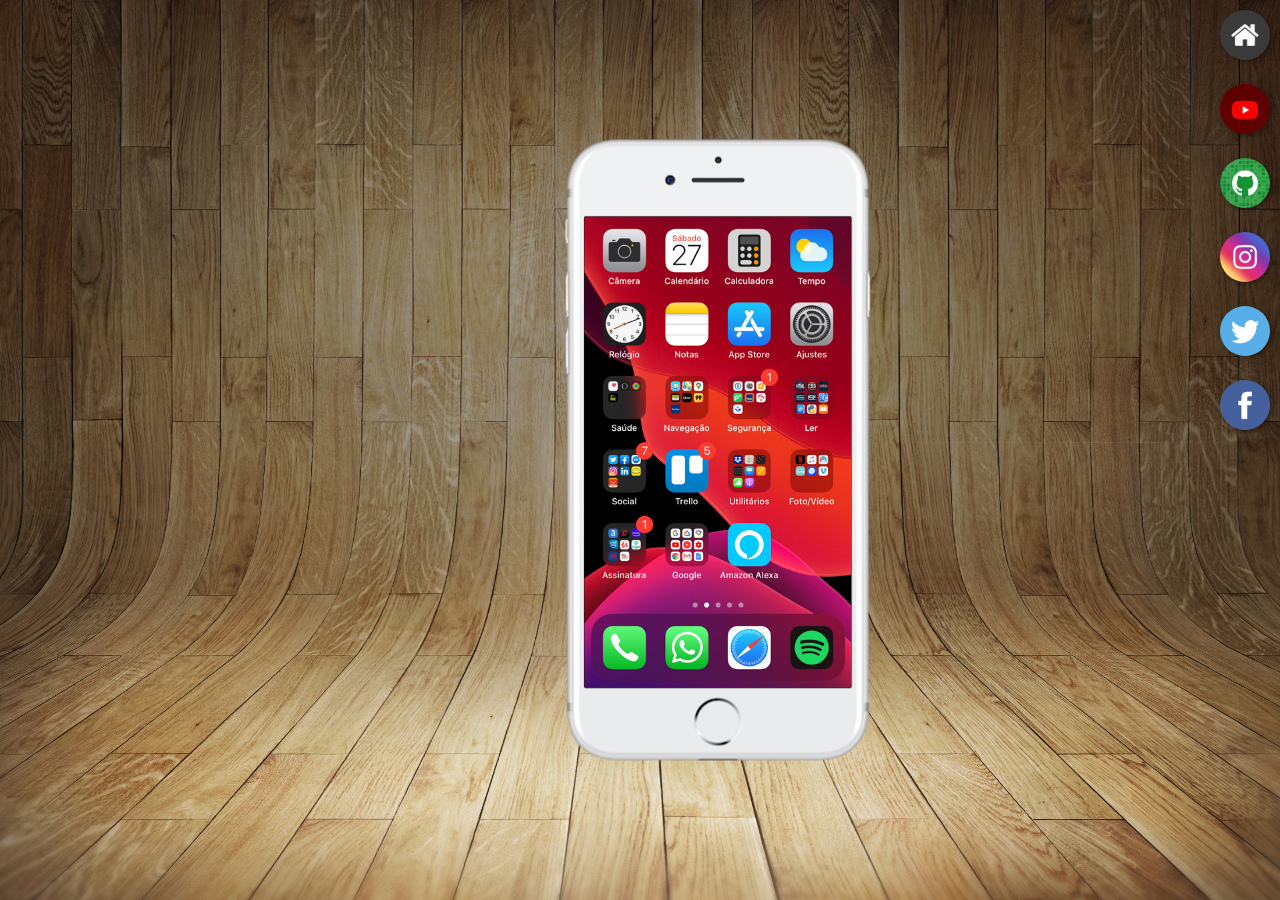
<file: index.html>
<!DOCTYPE html>
<html lang="pt-br">
<head>
    <meta charset="UTF-8">
    <meta name="viewport" content="width=device-width, initial-scale=1.0">
    
    <title>Projeto Redes Sociais</title>
    <link rel="shortcut icon" href="icone.ico" type="image/x-icon">
    <link rel="stylesheet" href="estilos/style.css">
</head>
<body>
    <main>
        <section id="telefone">
            <iframe src="home.html" name="tela" id="tela" frameborder="0">
                Seu navegador não é compatível com isso
            </iframe>
        </section>
        <section id="redes-sociais">
            <a href="home.html" target="tela">
                <img src="imagens/logo-home.jpg" alt="Home">
            </a><br>
            <a href="youtube.html" target="tela">
                <img src="imagens/logo-youtube.jpg" alt="Youtube">
            </a><br>
            <a href="github.html" target="tela">
                <img src="imagens/logo-github.jpg" alt="GitHub">
            </a><br>
            <a href="instagram.html" target="tela">
                <img src="imagens/logo-instagram.jpg" alt="Instagram">
            </a><br>
            <a href="twitter.html" target="tela">
                <img src="imagens/logo-twitter.jpg" alt="Twitter">
            </a><br>
            <a href="facebook.html" target="tela">
                <img src="imagens/logo-facebook.jpg" alt="Facebook">
            </a><br>
        </section>
    </main>
</body>
</html>
</file>
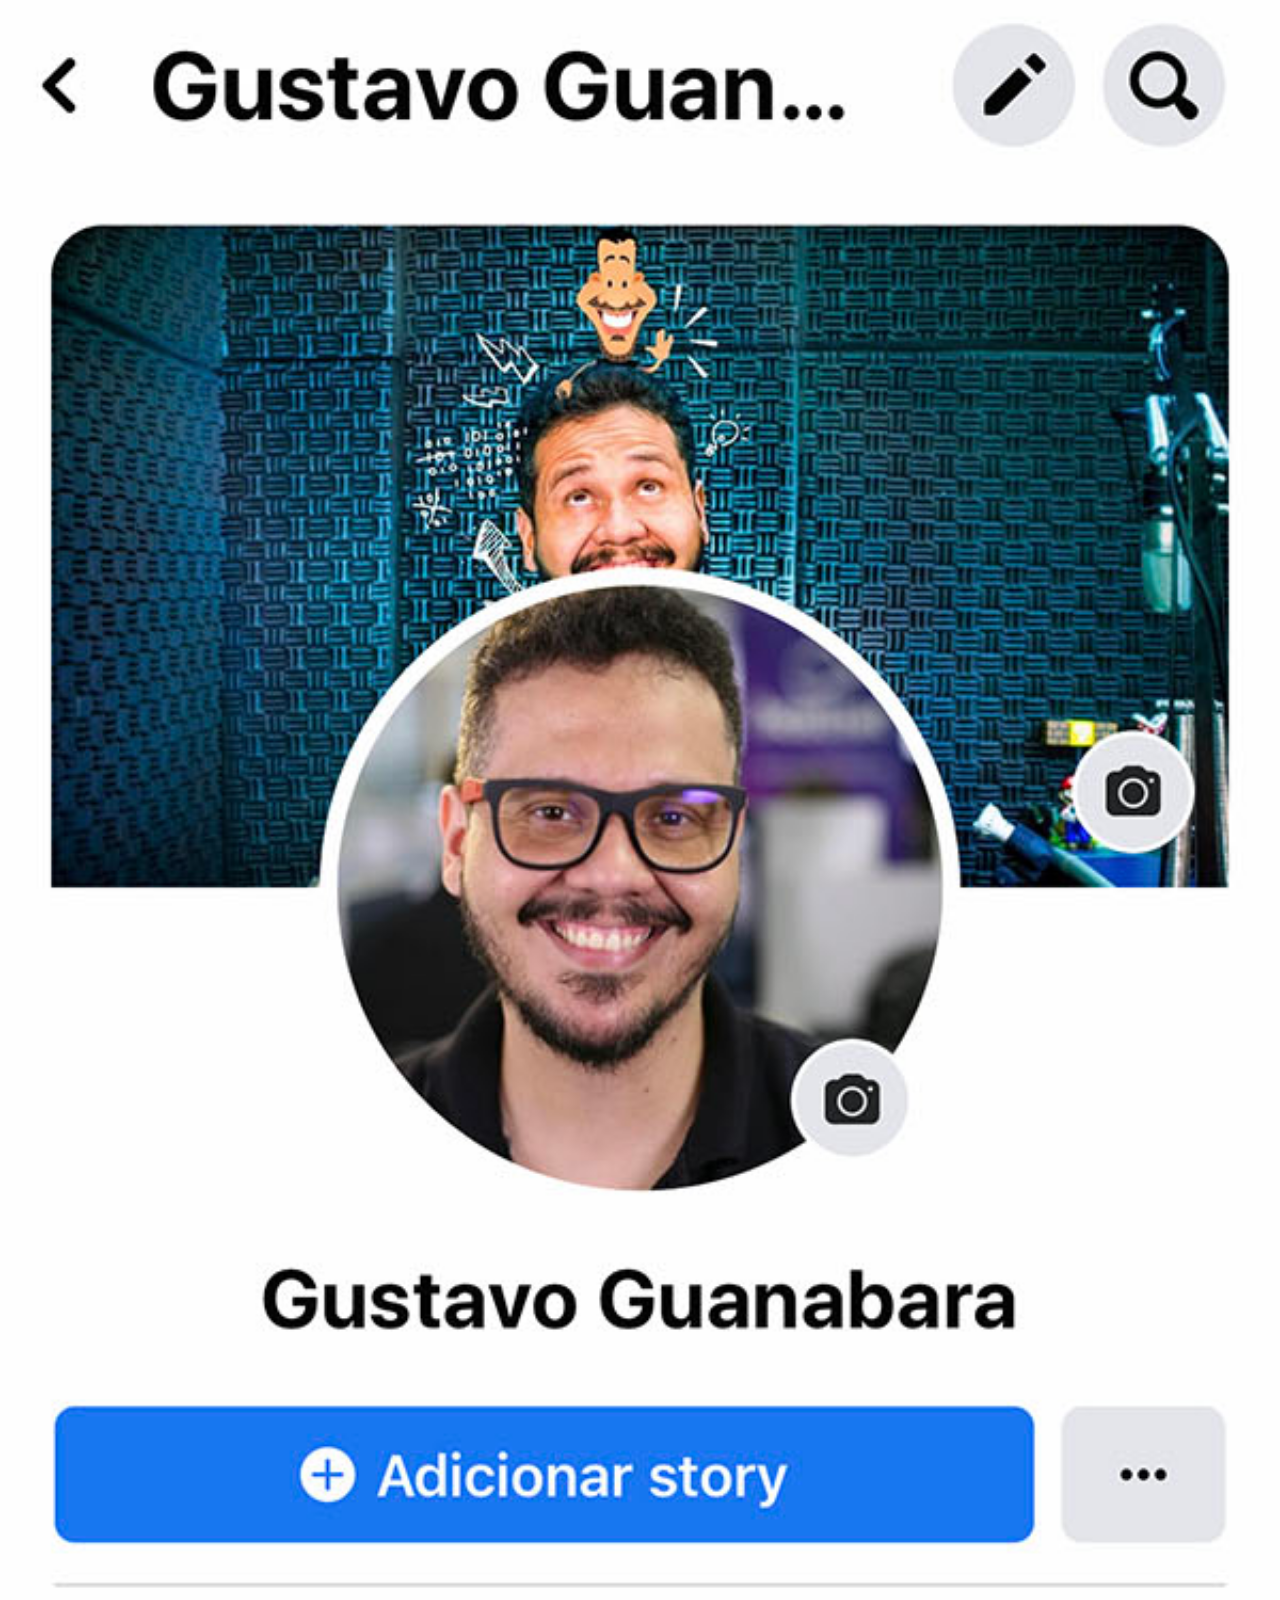
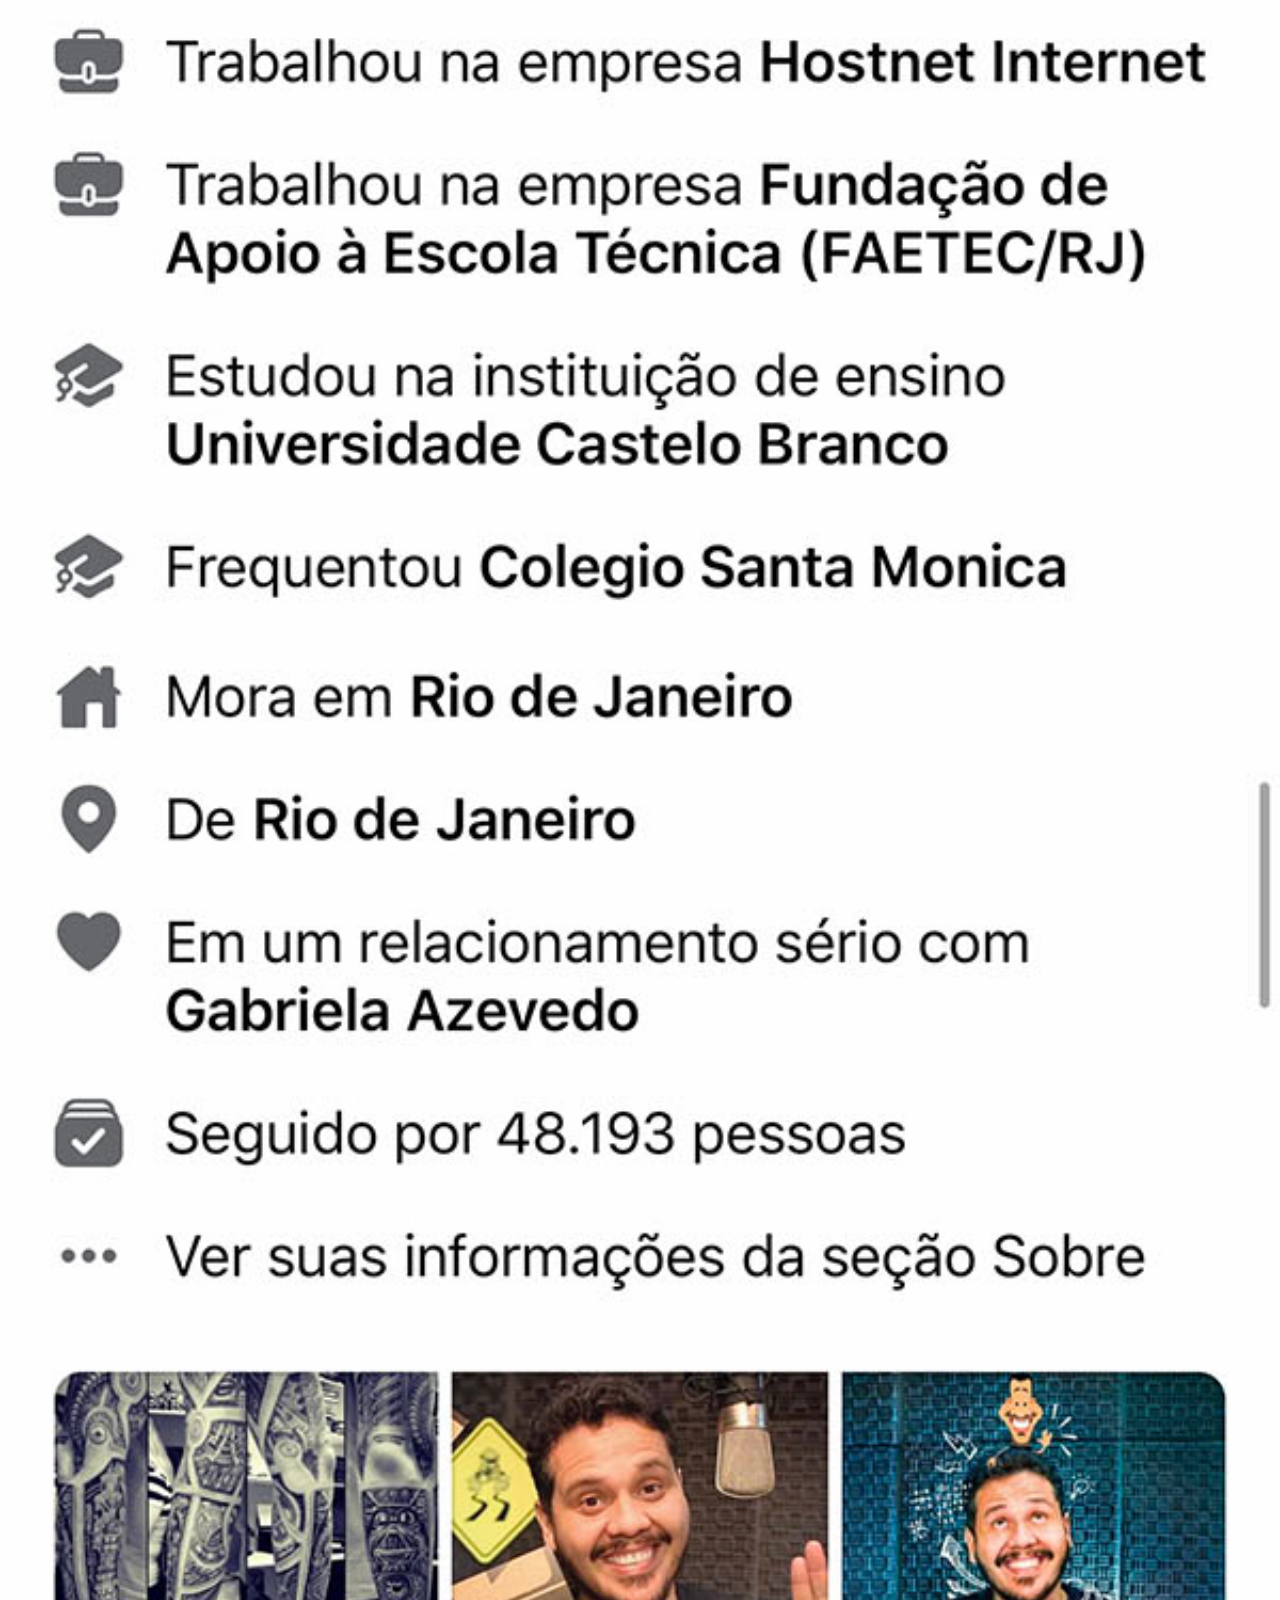
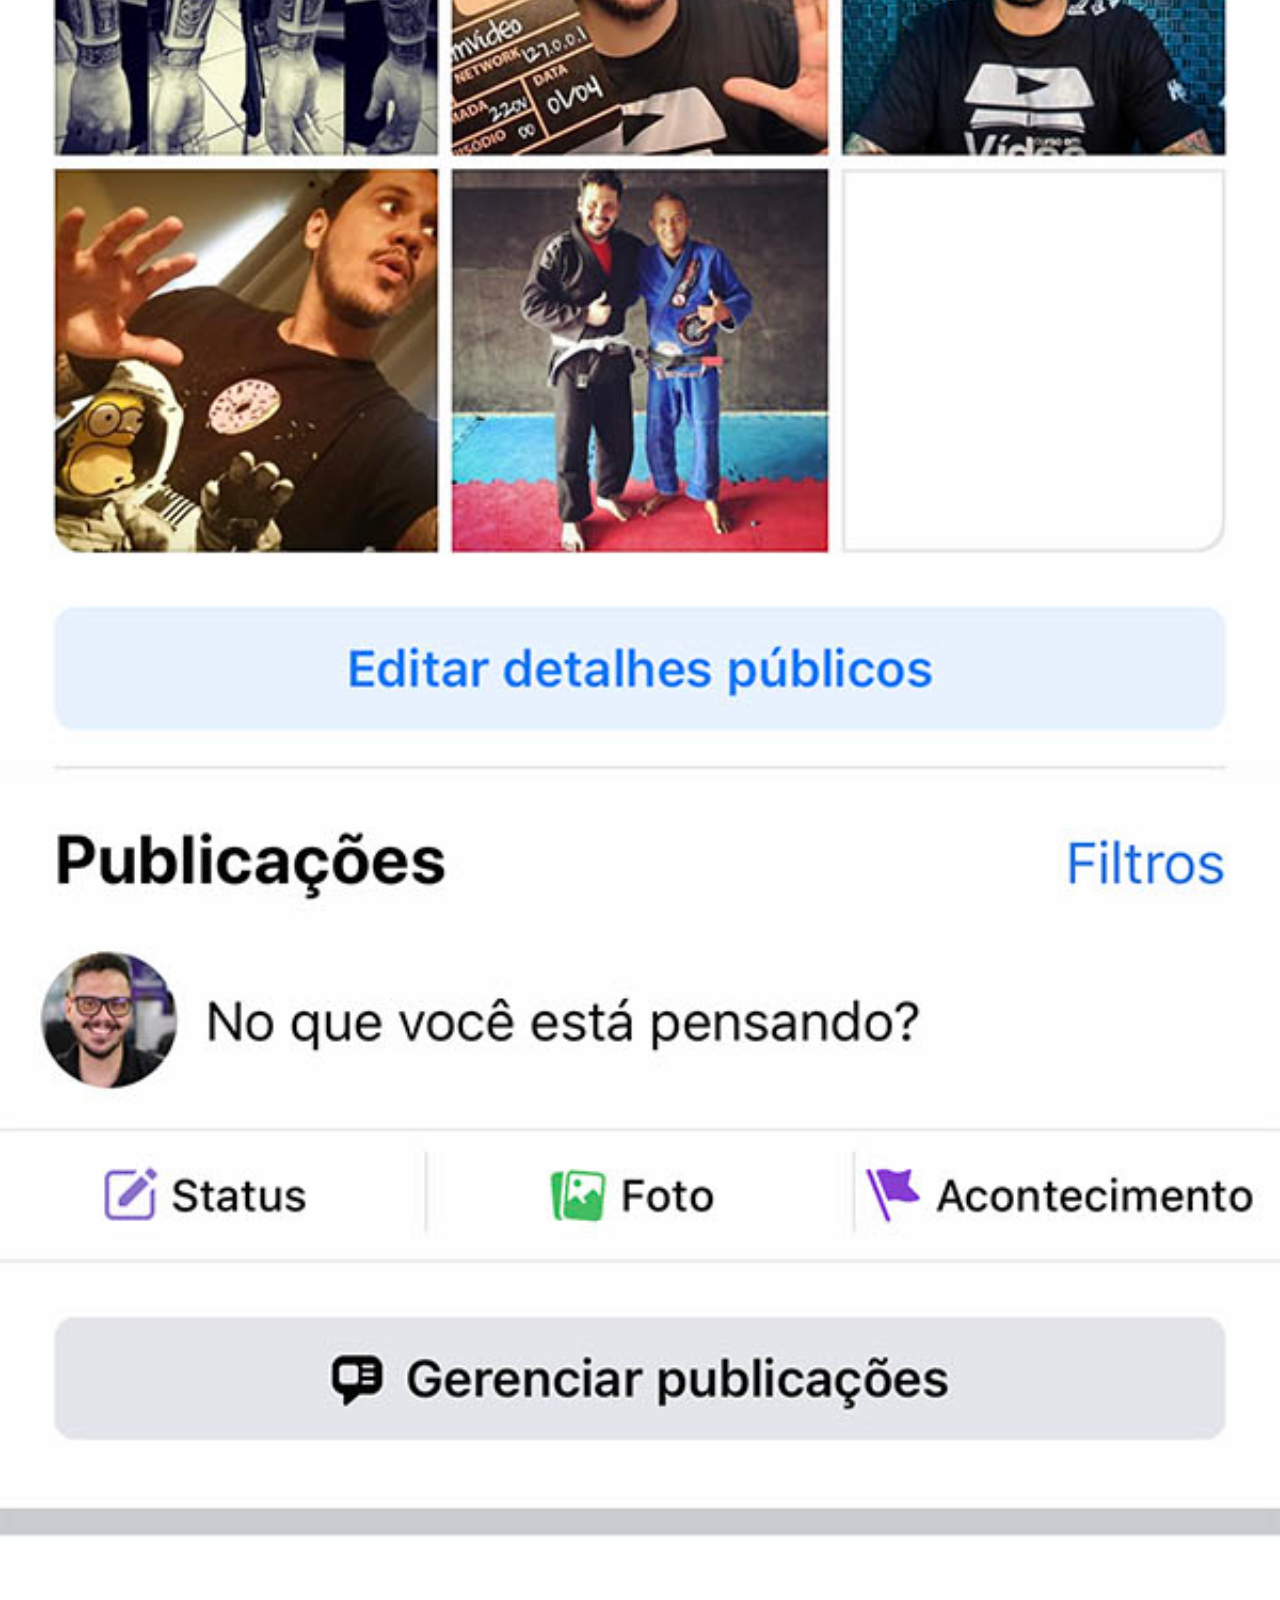
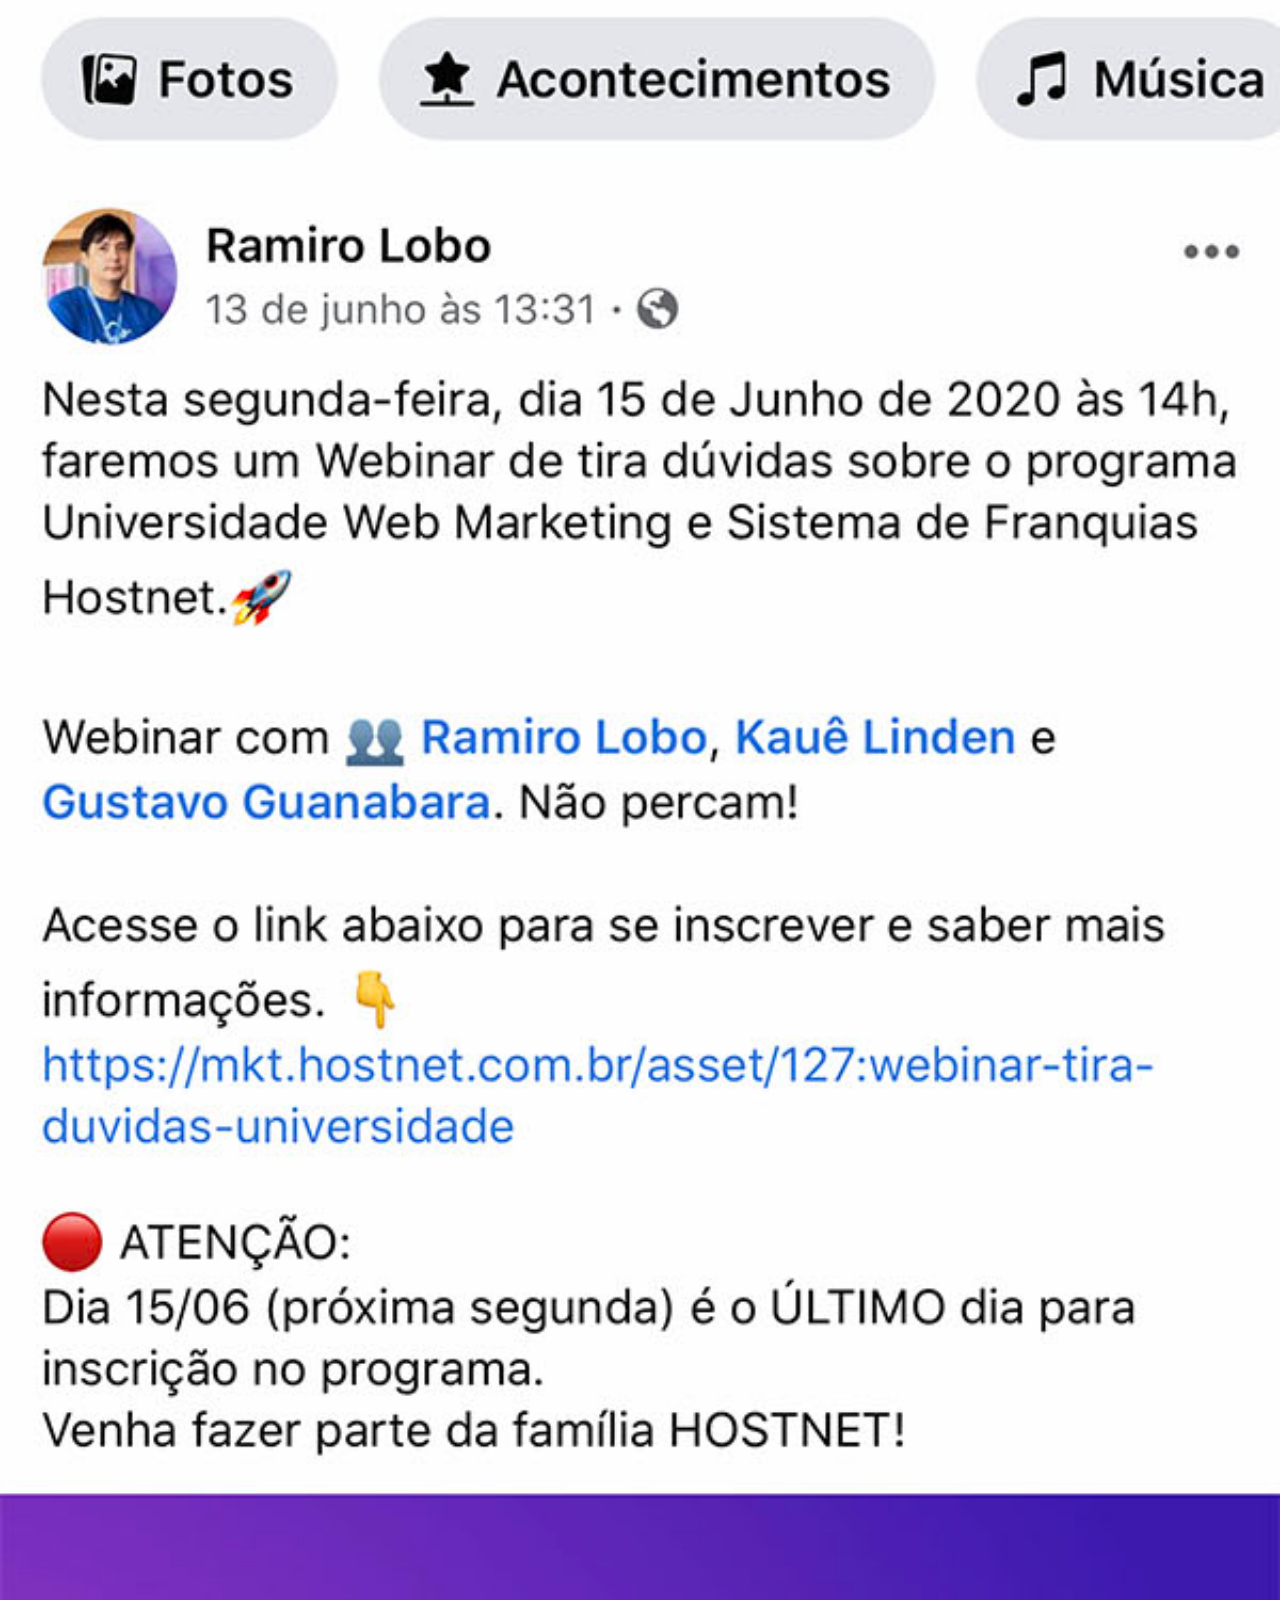
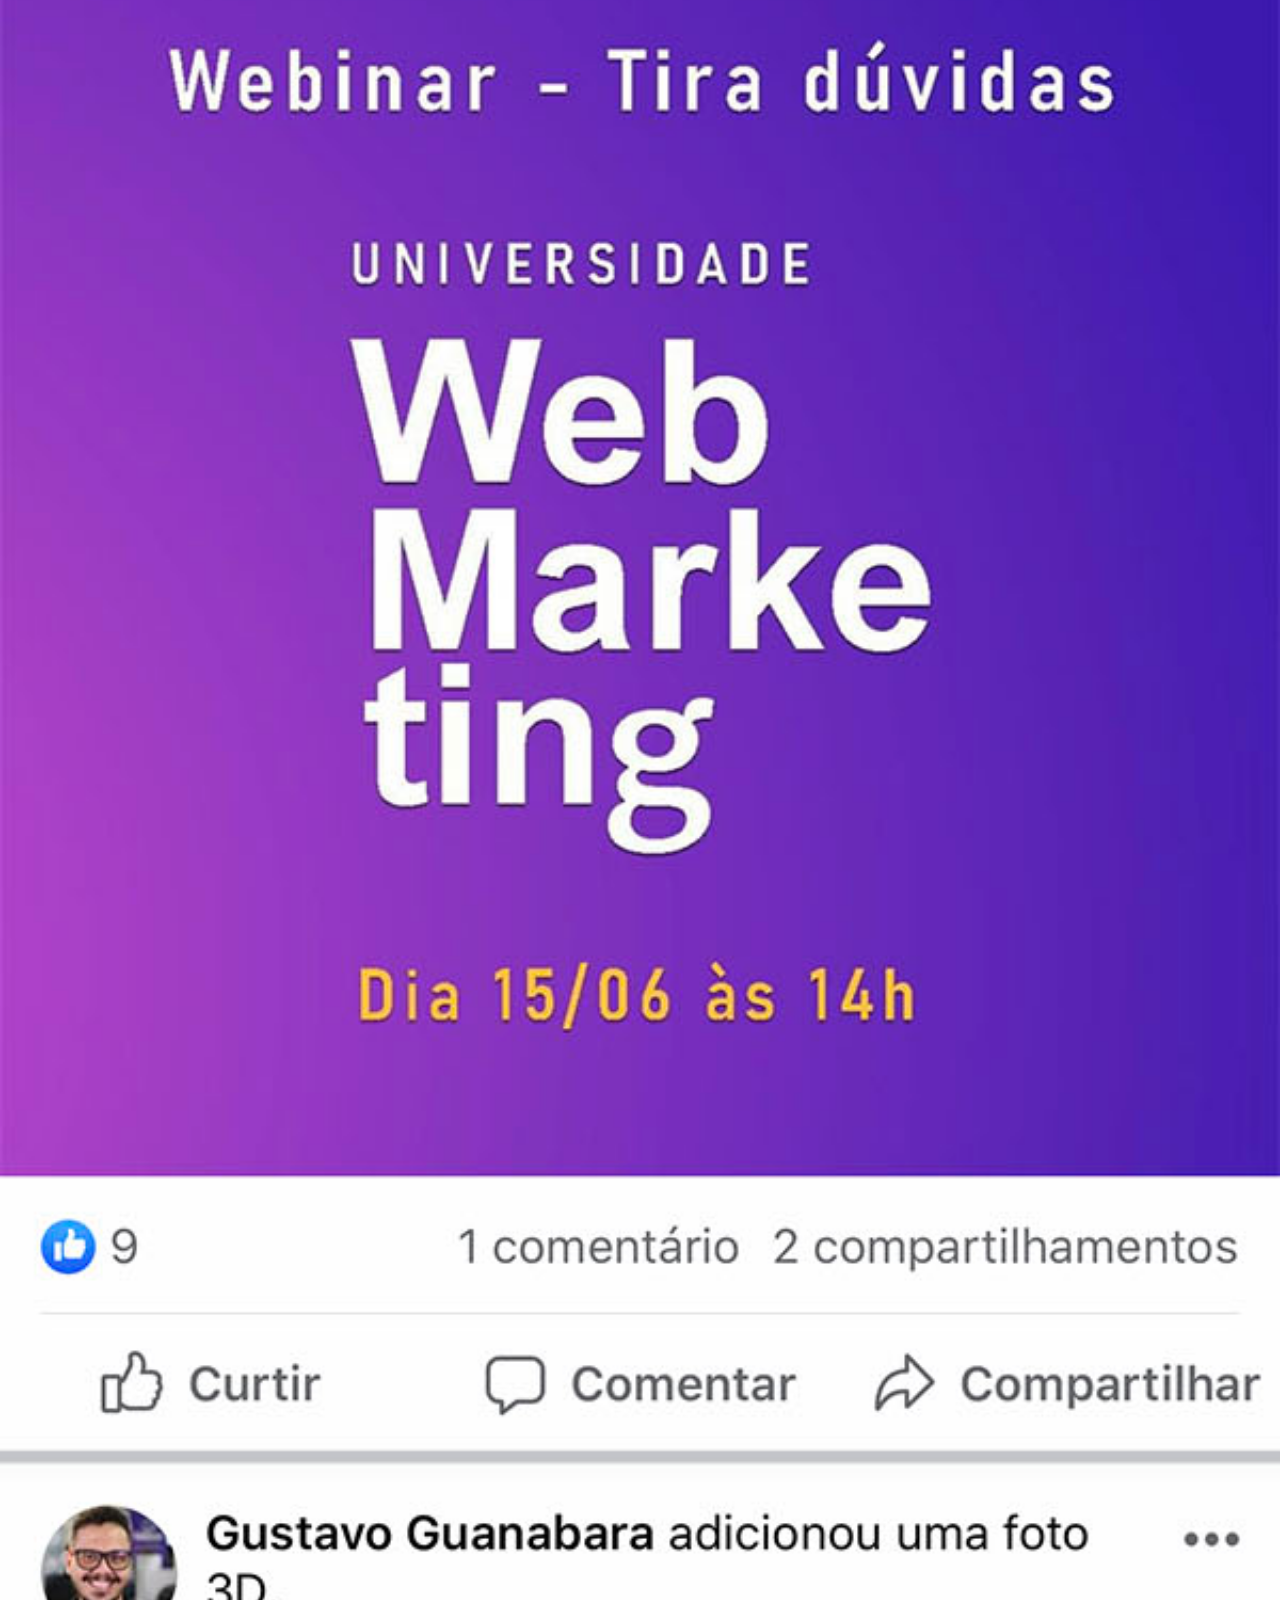
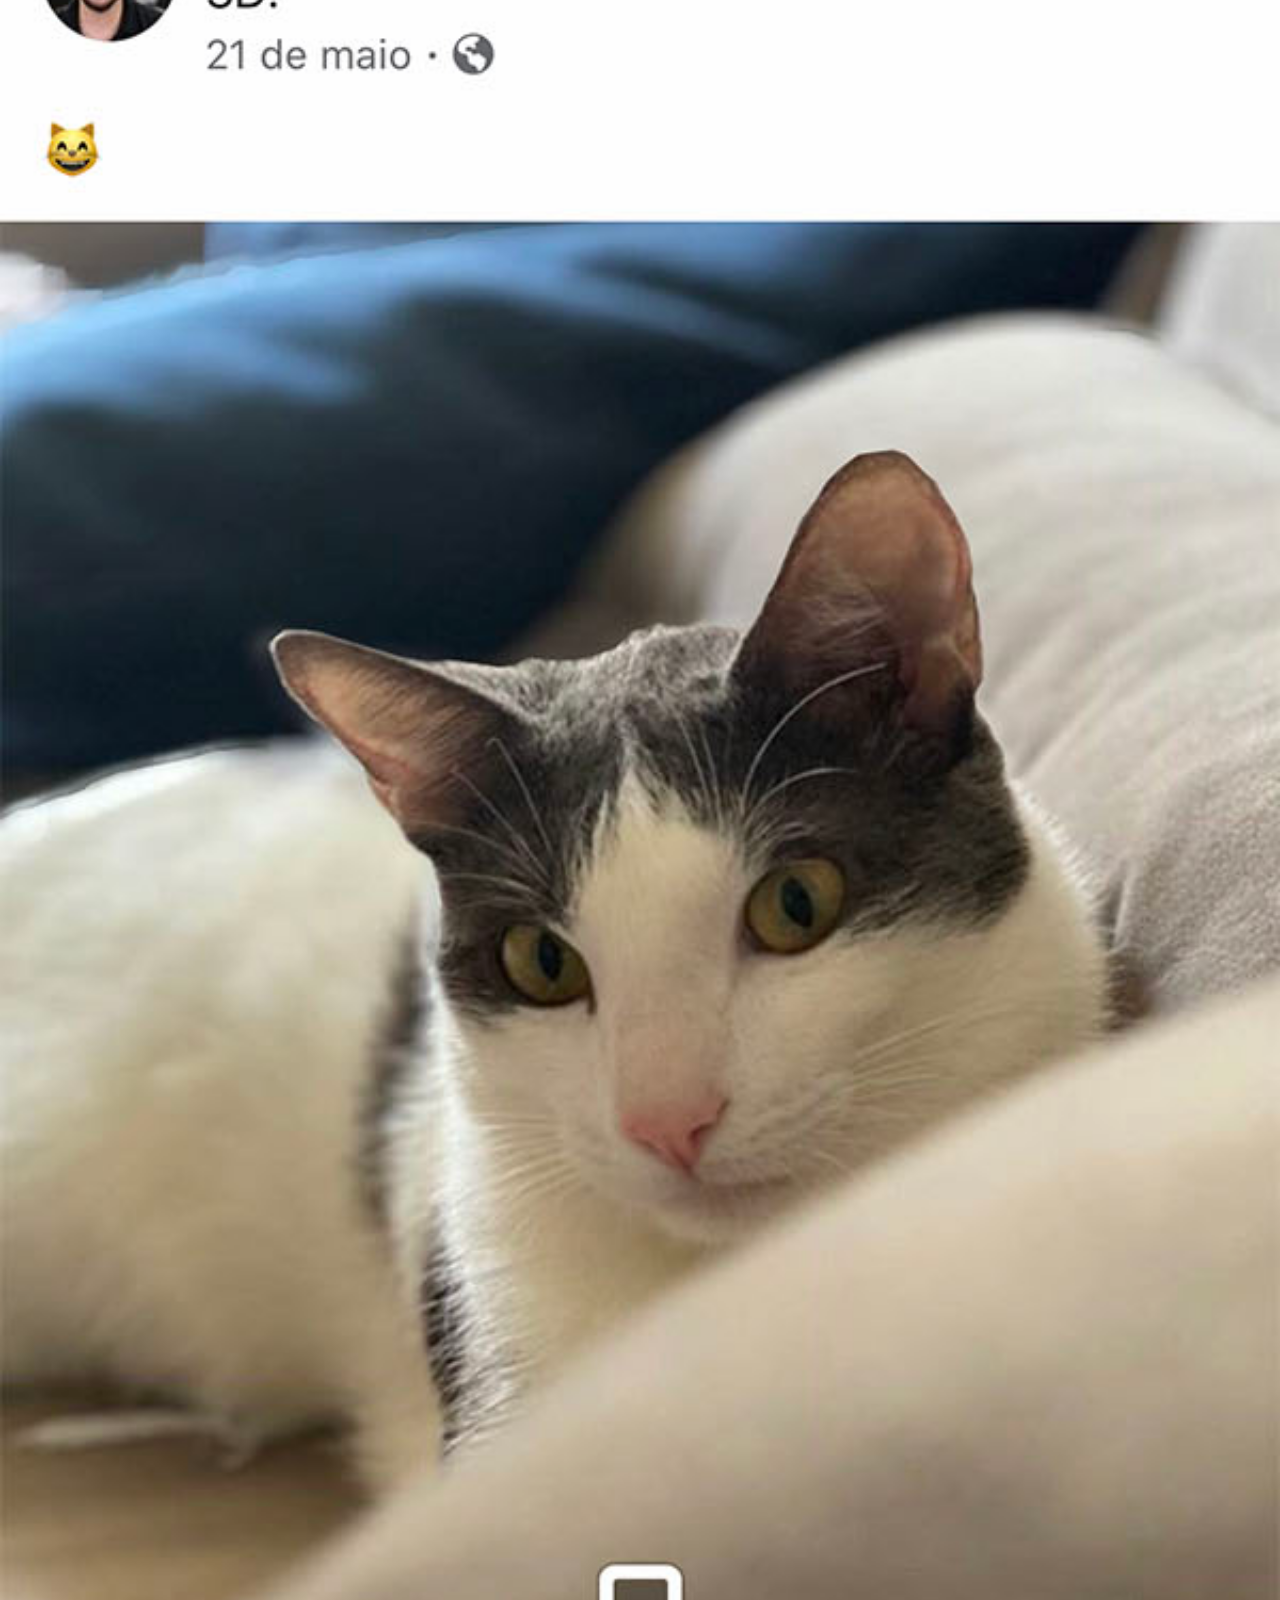
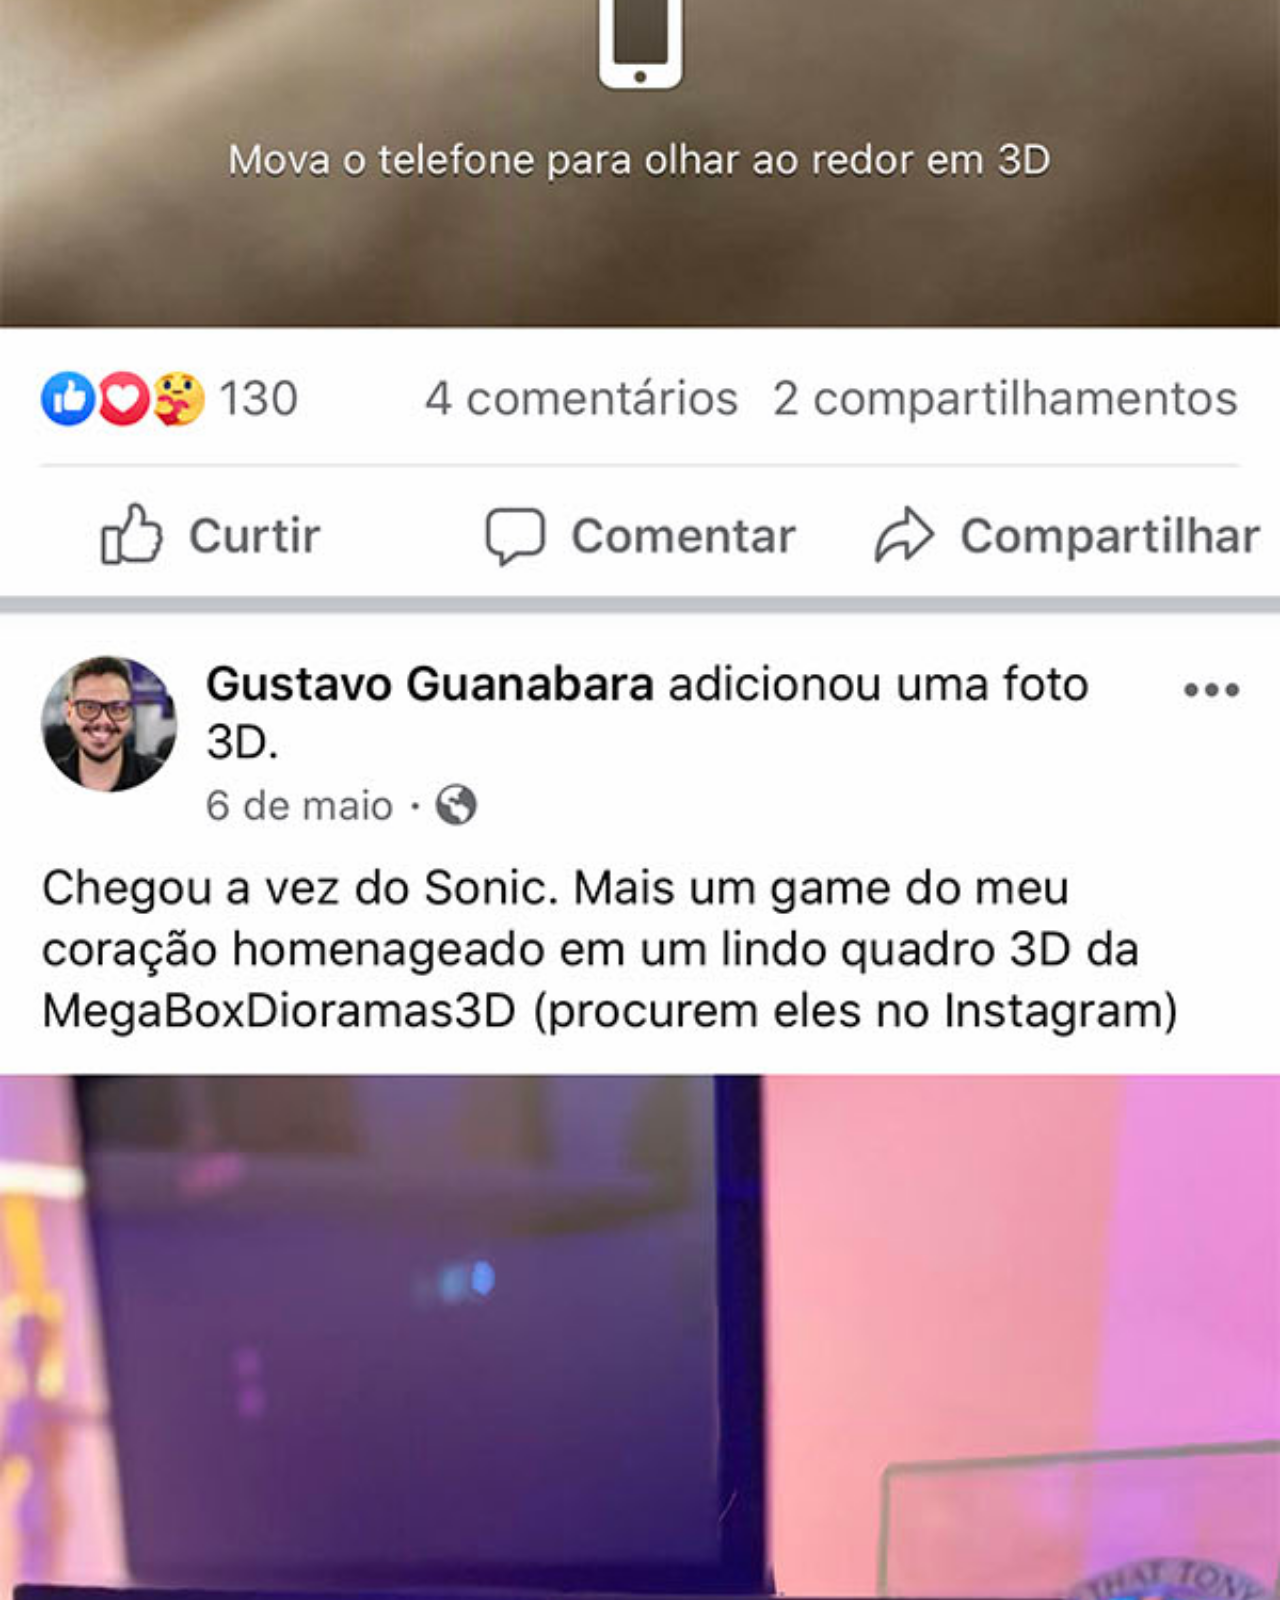
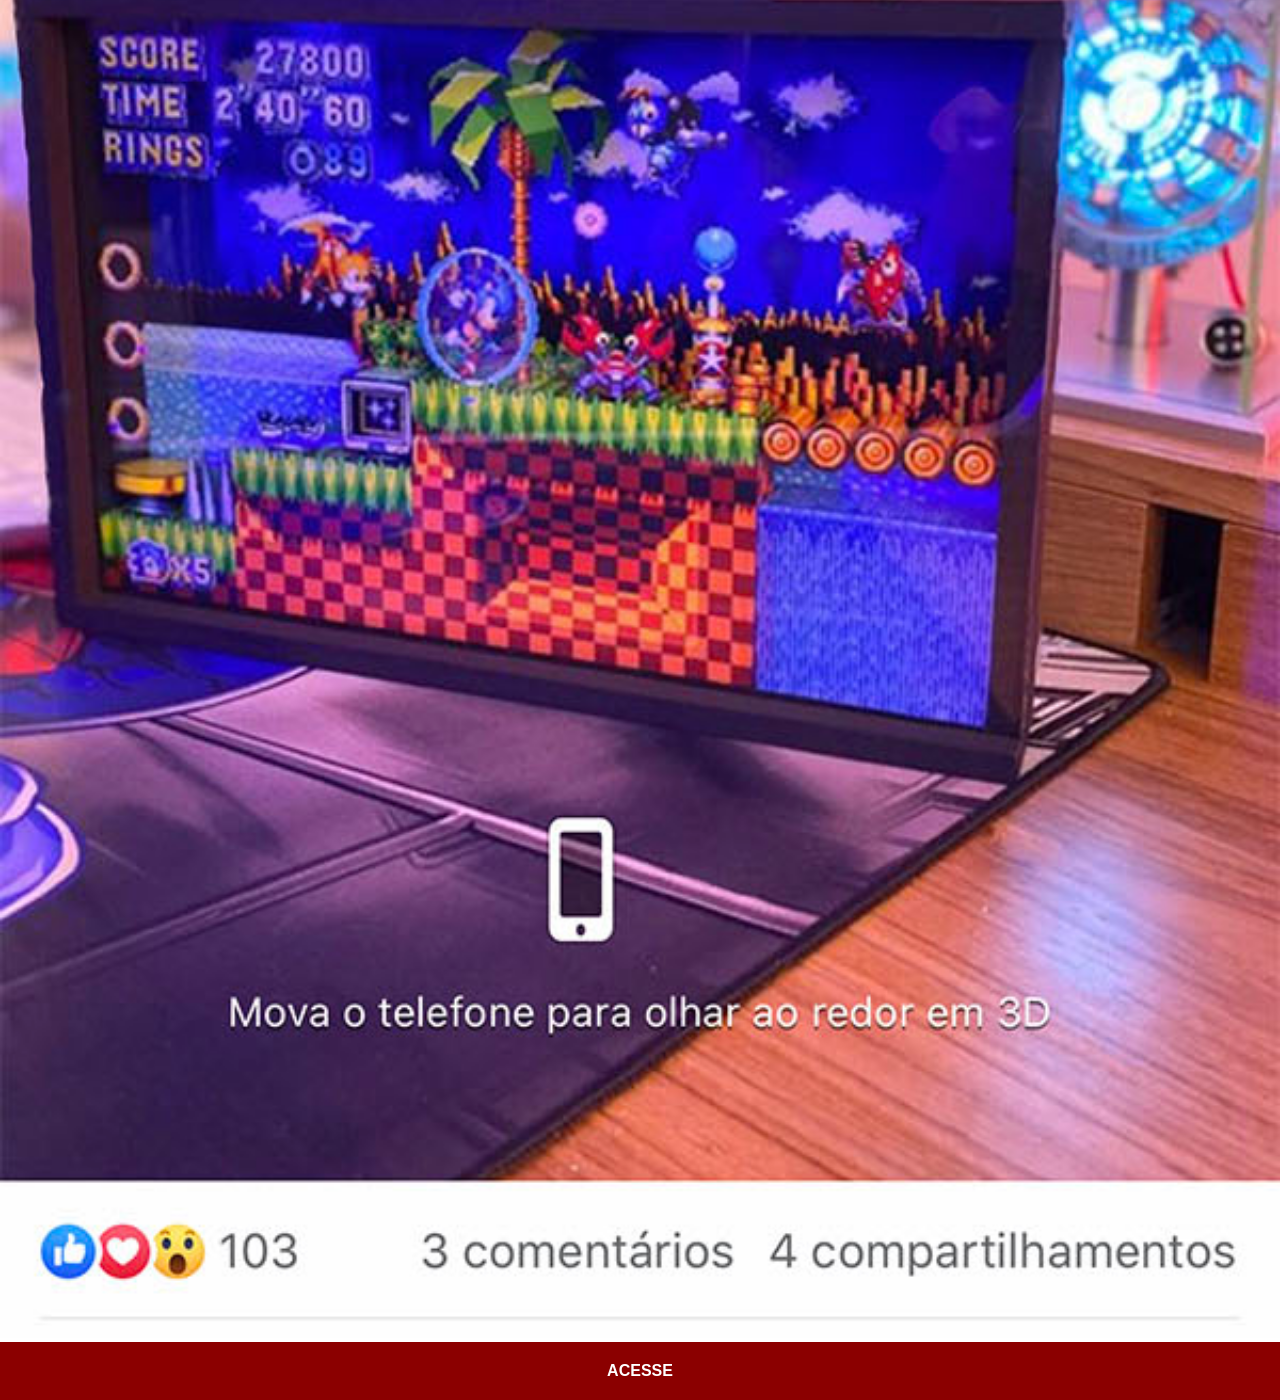
<file: facebook.html>
<!DOCTYPE html>
<html lang="pt-br">
<head>
    <meta charset="UTF-8">
    <meta name="viewport" content="width=device-width, initial-scale=1.0">
    <title>Facebook</title>
    <link rel="stylesheet" href="estilos/social.css">
</head>
<body>
    <img src="imagens/tela-facebook.jpg" alt="Facebook">
    <a href="">ACESSE</a>
</body>
</html>
</file>
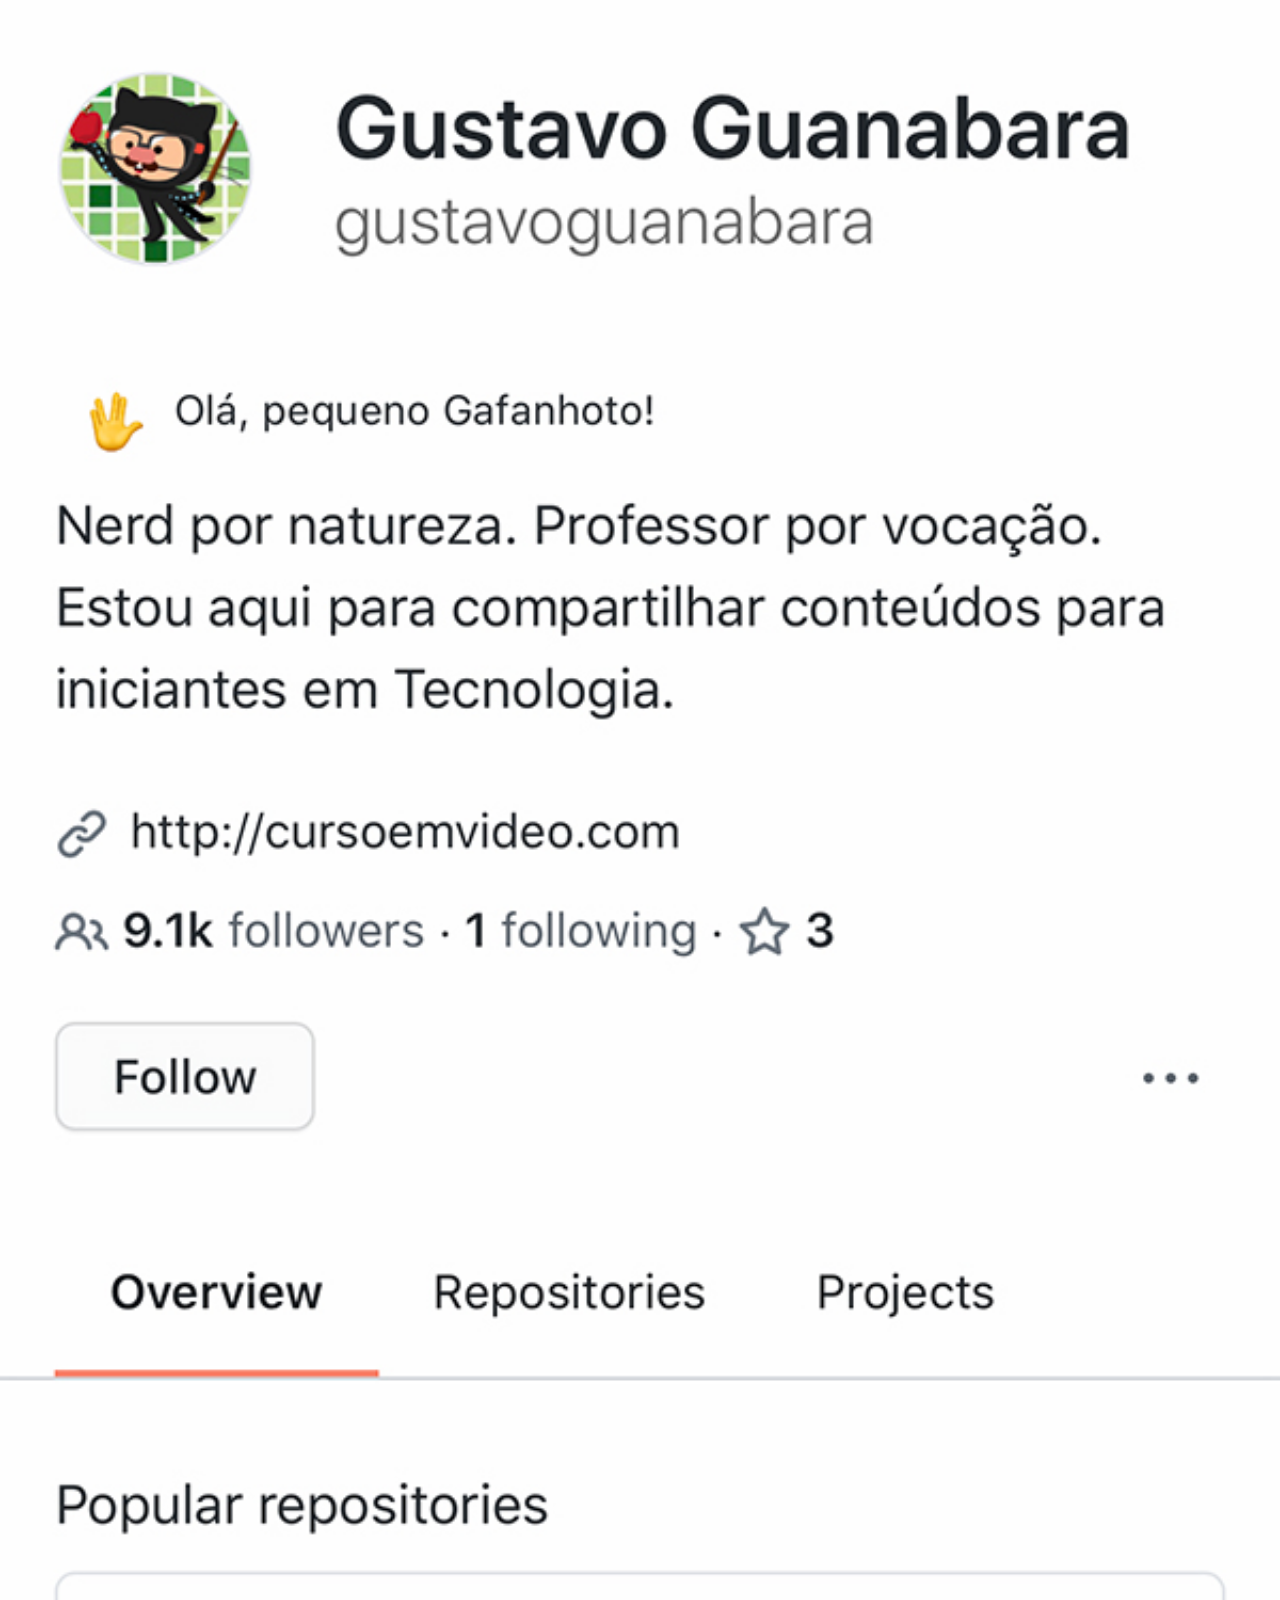
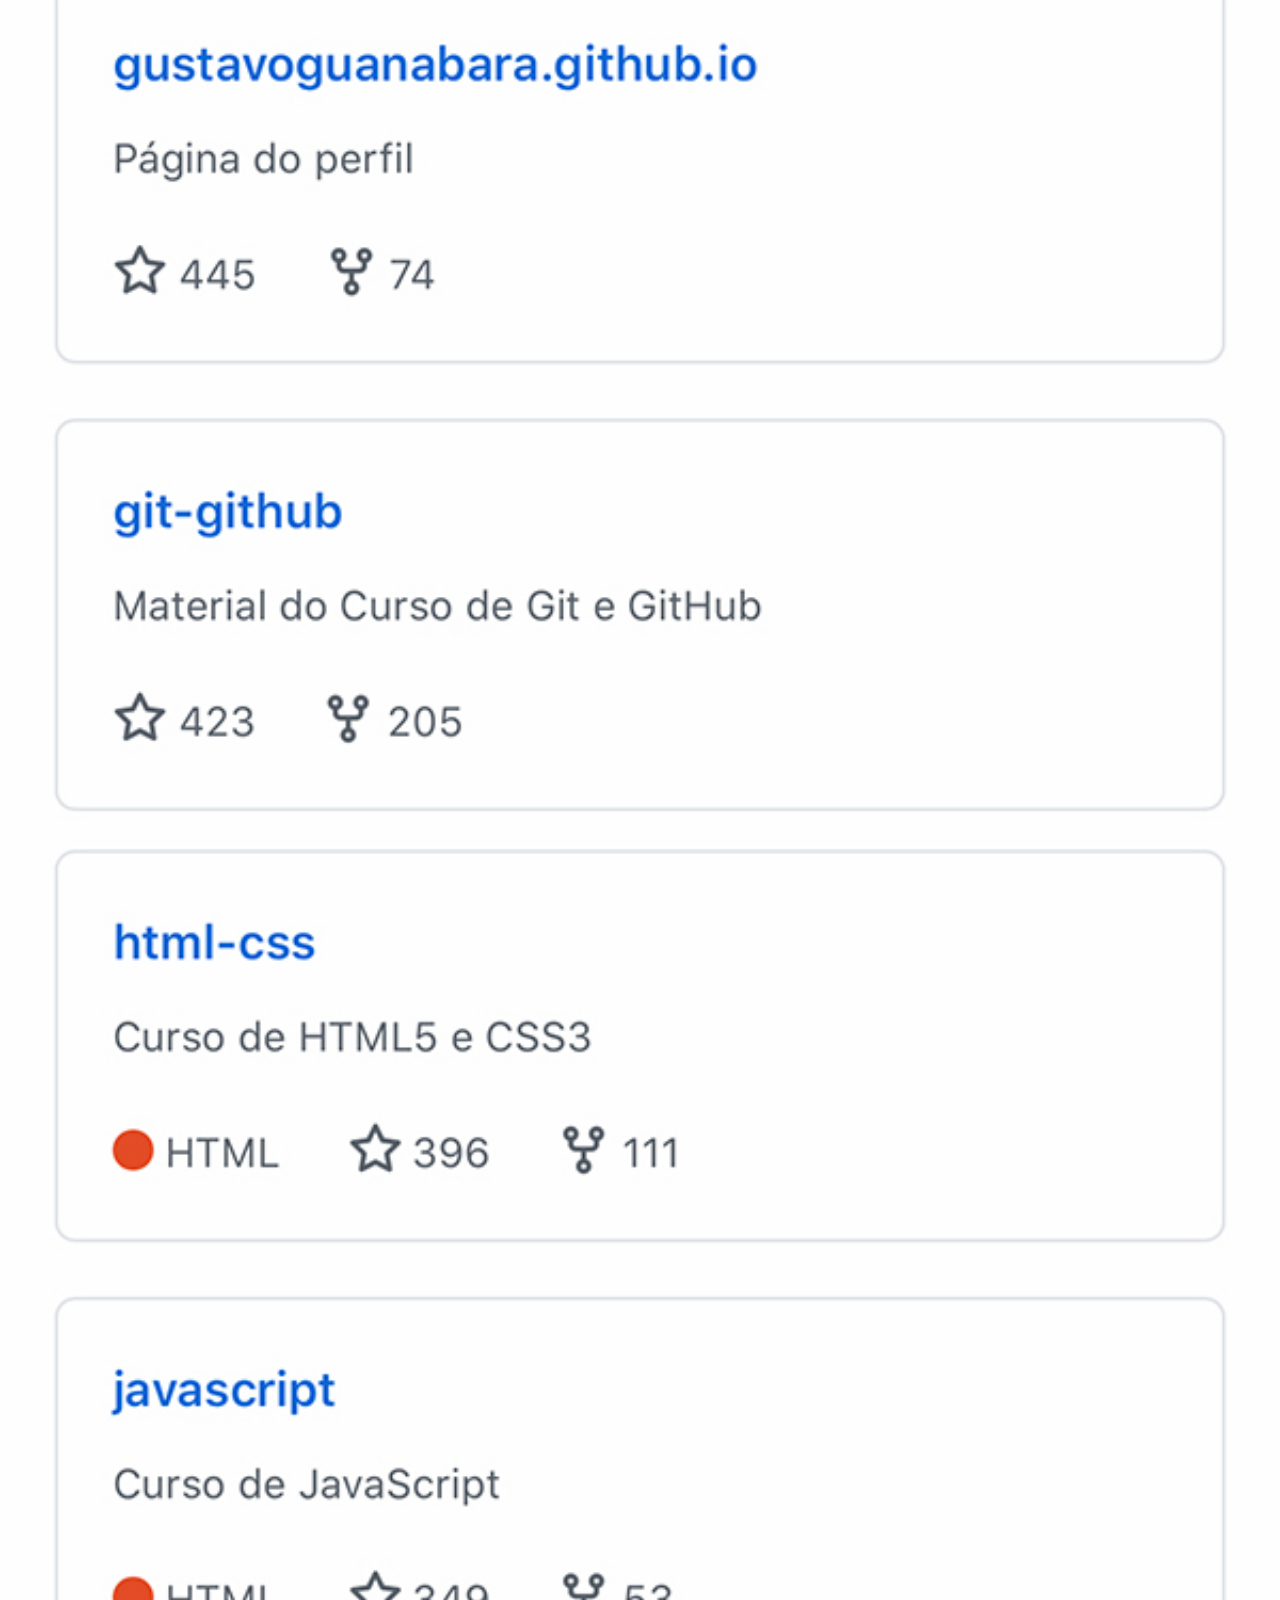
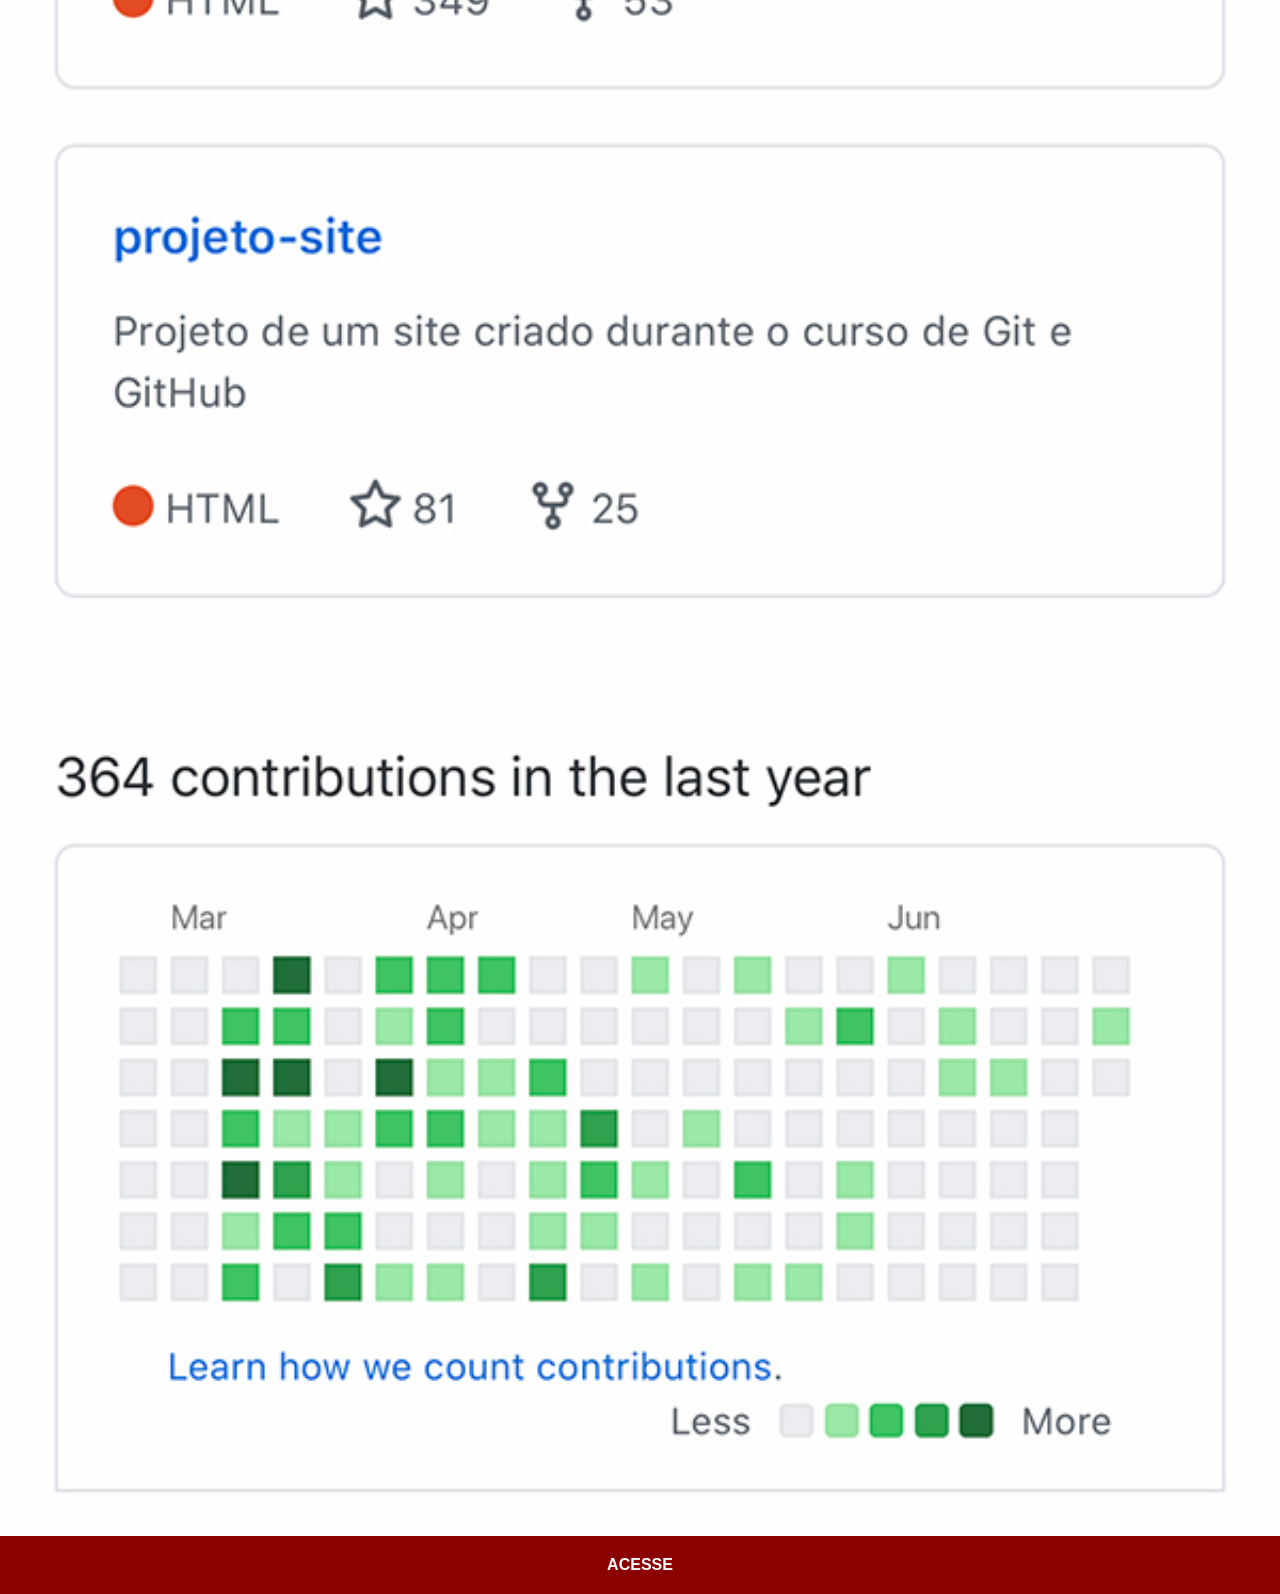
<file: github.html>
<!DOCTYPE html>
<html lang="pt-br">
<head>
    <meta charset="UTF-8">
    <meta name="viewport" content="width=device-width, initial-scale=1.0">
    <title>Github</title>
    <link rel="stylesheet" href="estilos/social.css">
</head>
<body>
    <img src="imagens/tela-github.jpg" alt="GitHub">
    <a href="https://github.com/gustavoguanabara" target="_blank">ACESSE</a>
</body>
</html>
</file>
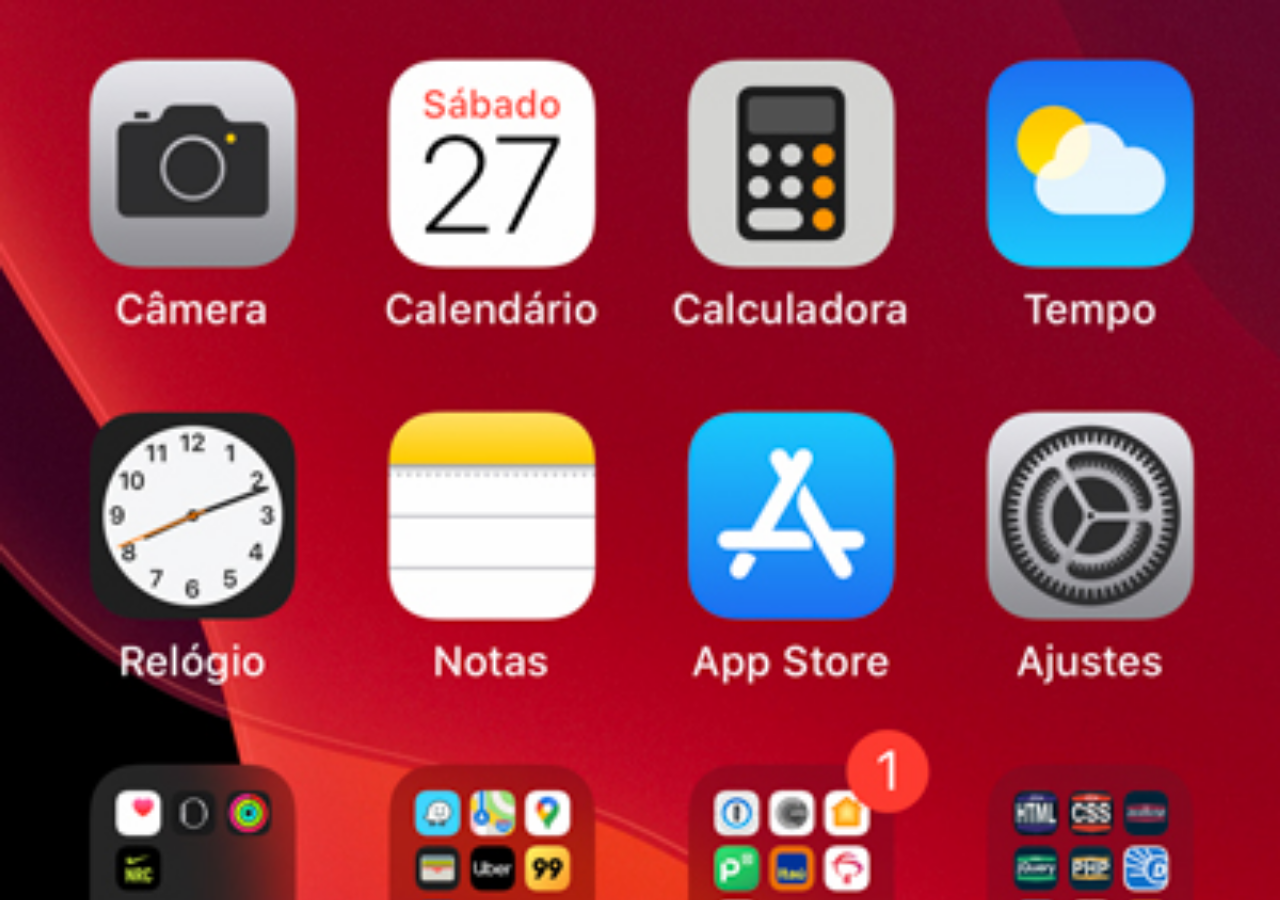
<file: home.html>
<!DOCTYPE html>
<html lang="pt-br">
<head>
    <meta charset="UTF-8">
    <meta name="viewport" content="width=device-width, initial-scale=1.0">
    <title>Home</title>
    <style>
        * {
            margin: 0;
            padding: 0;
        }

        body {
            width: 100vw;
            height: 100vh;
            background: black url('imagens/tela-home.jpg') no-repeat top center;
            background-size: cover;
        }
    </style>
</head>
<body>
    
</body>
</html>
</file>
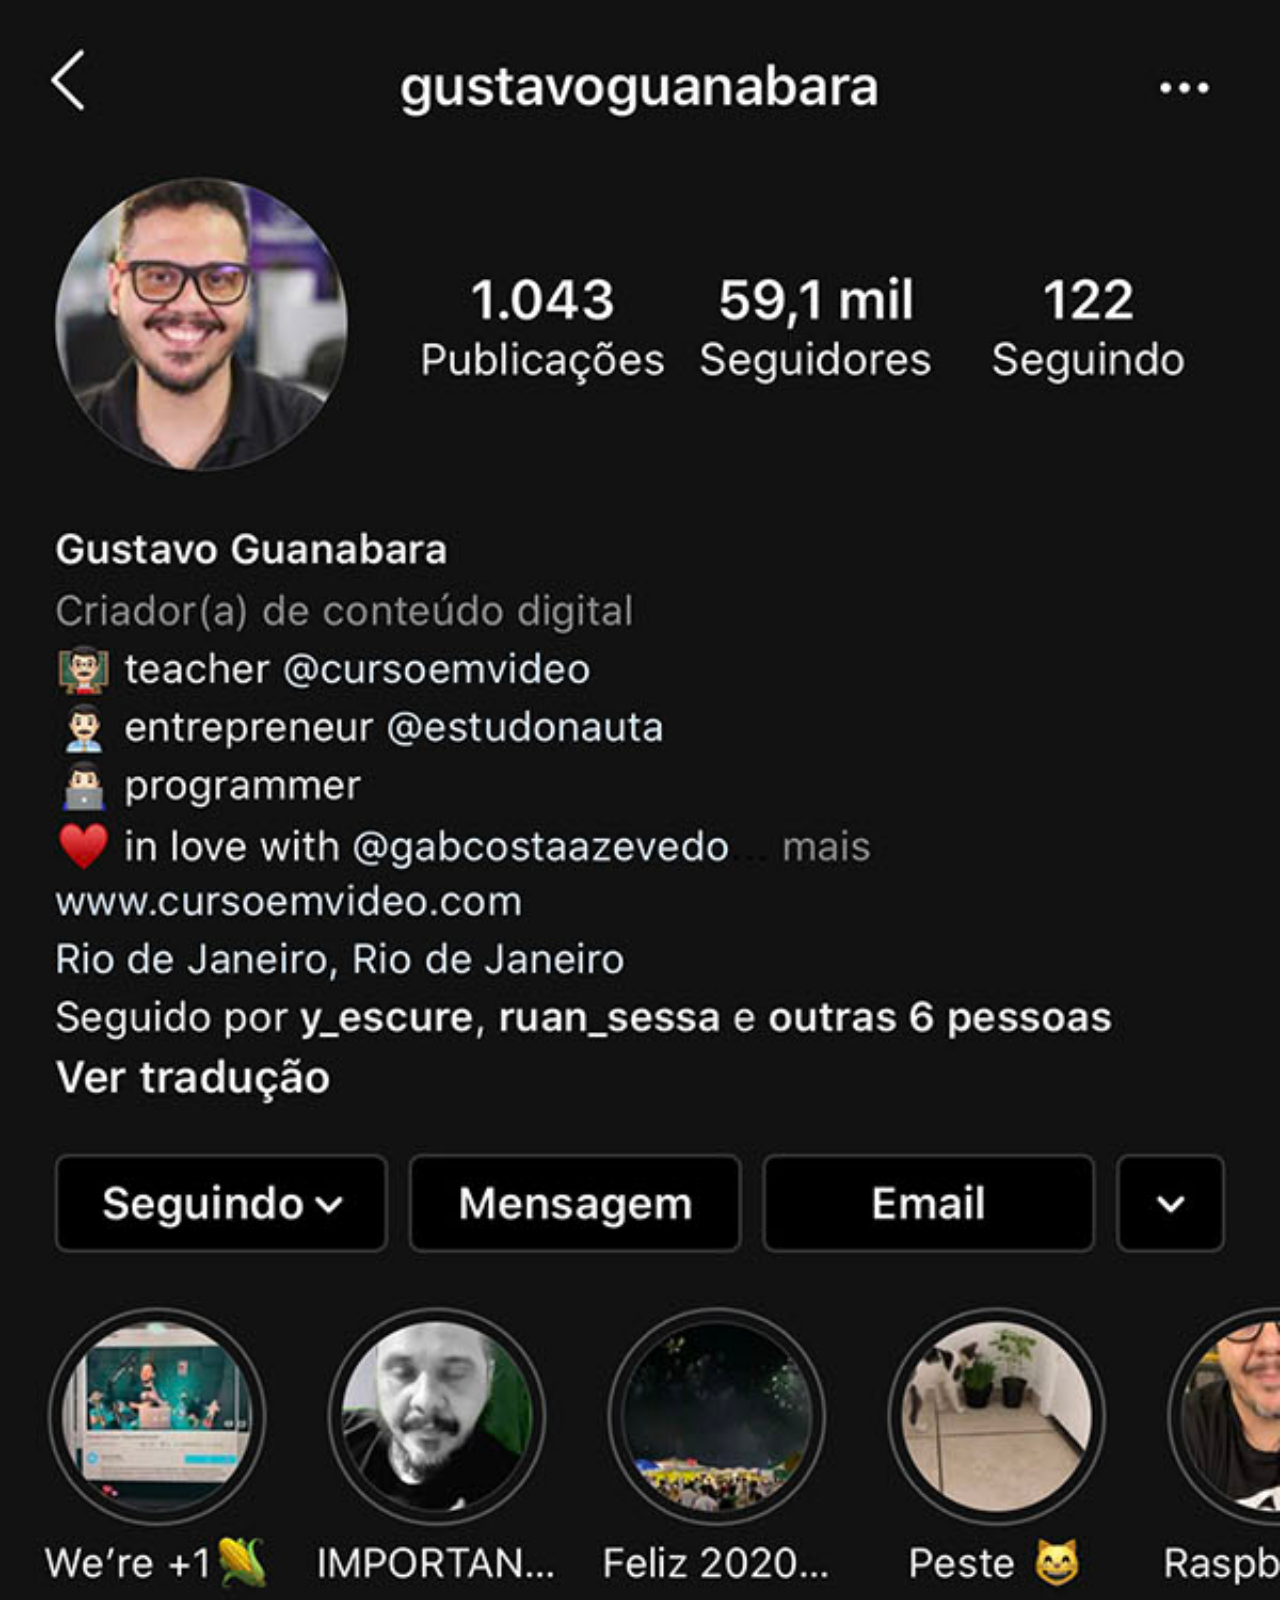
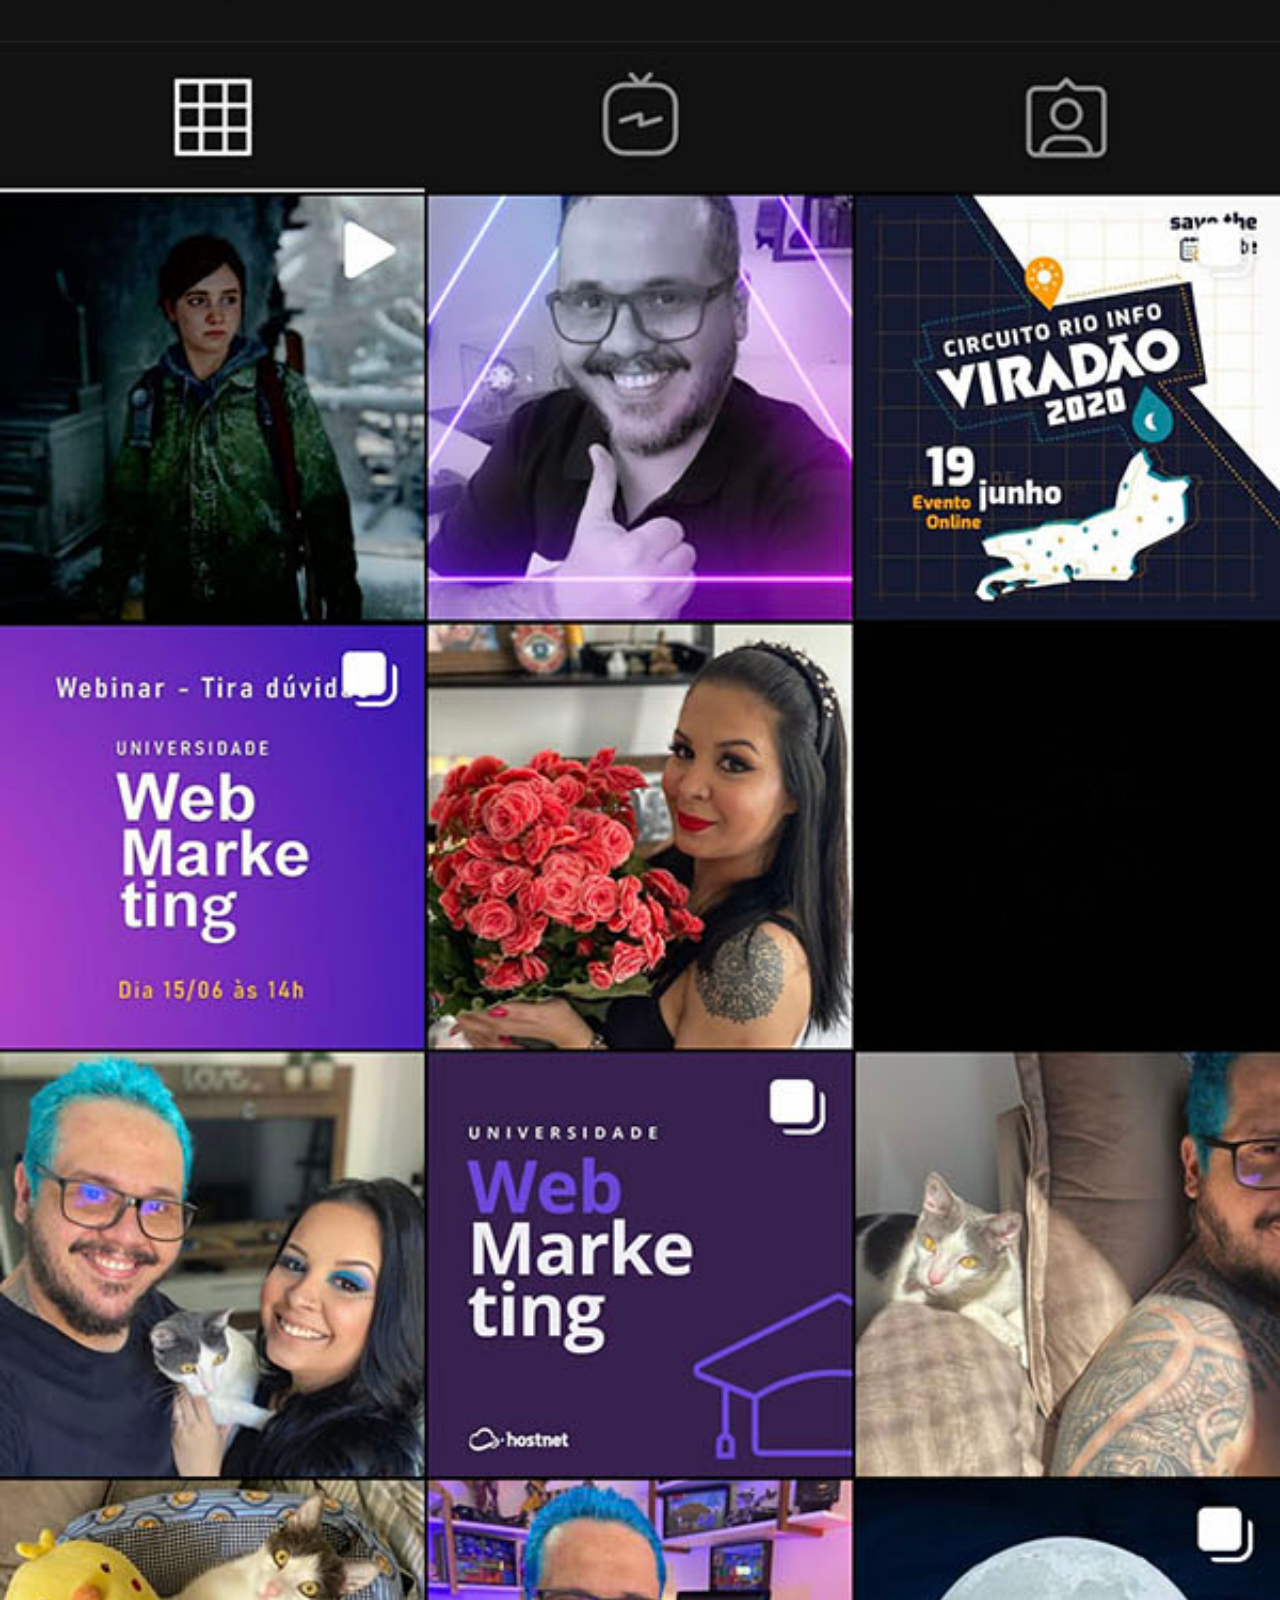
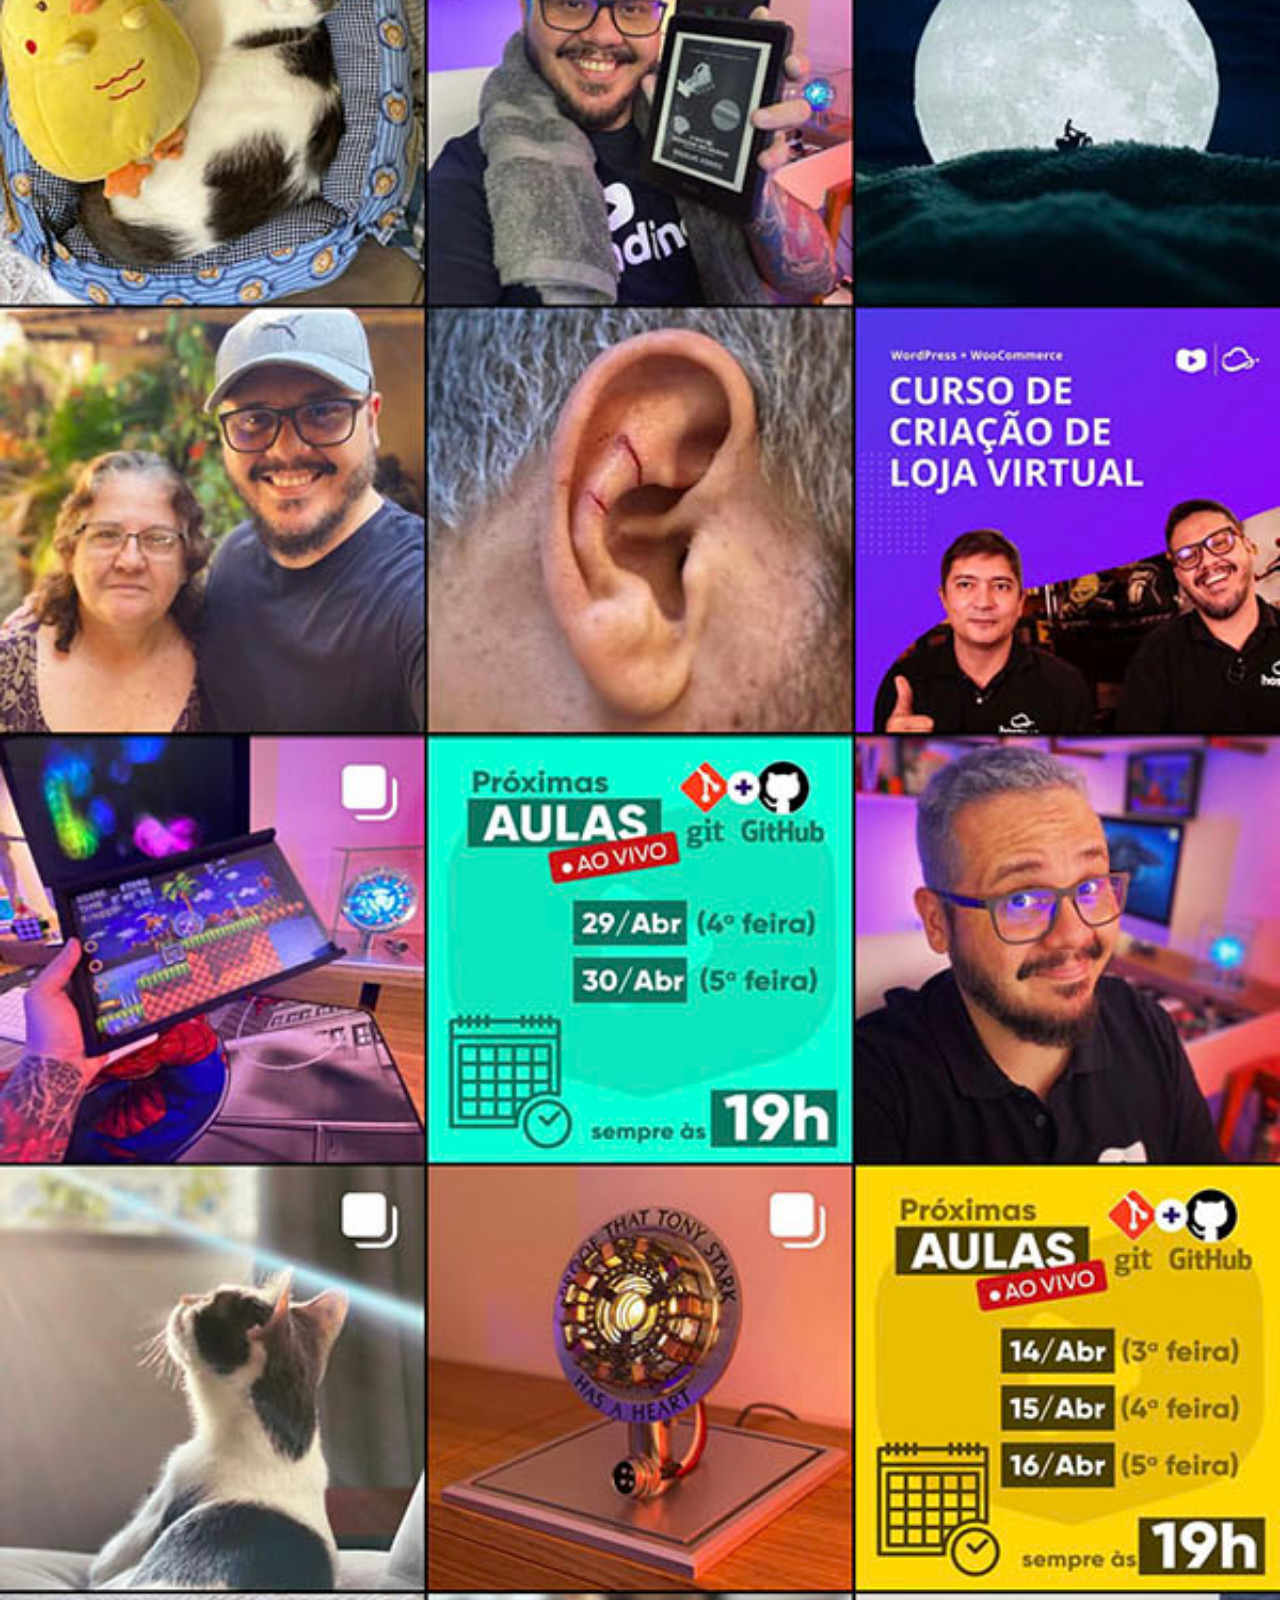
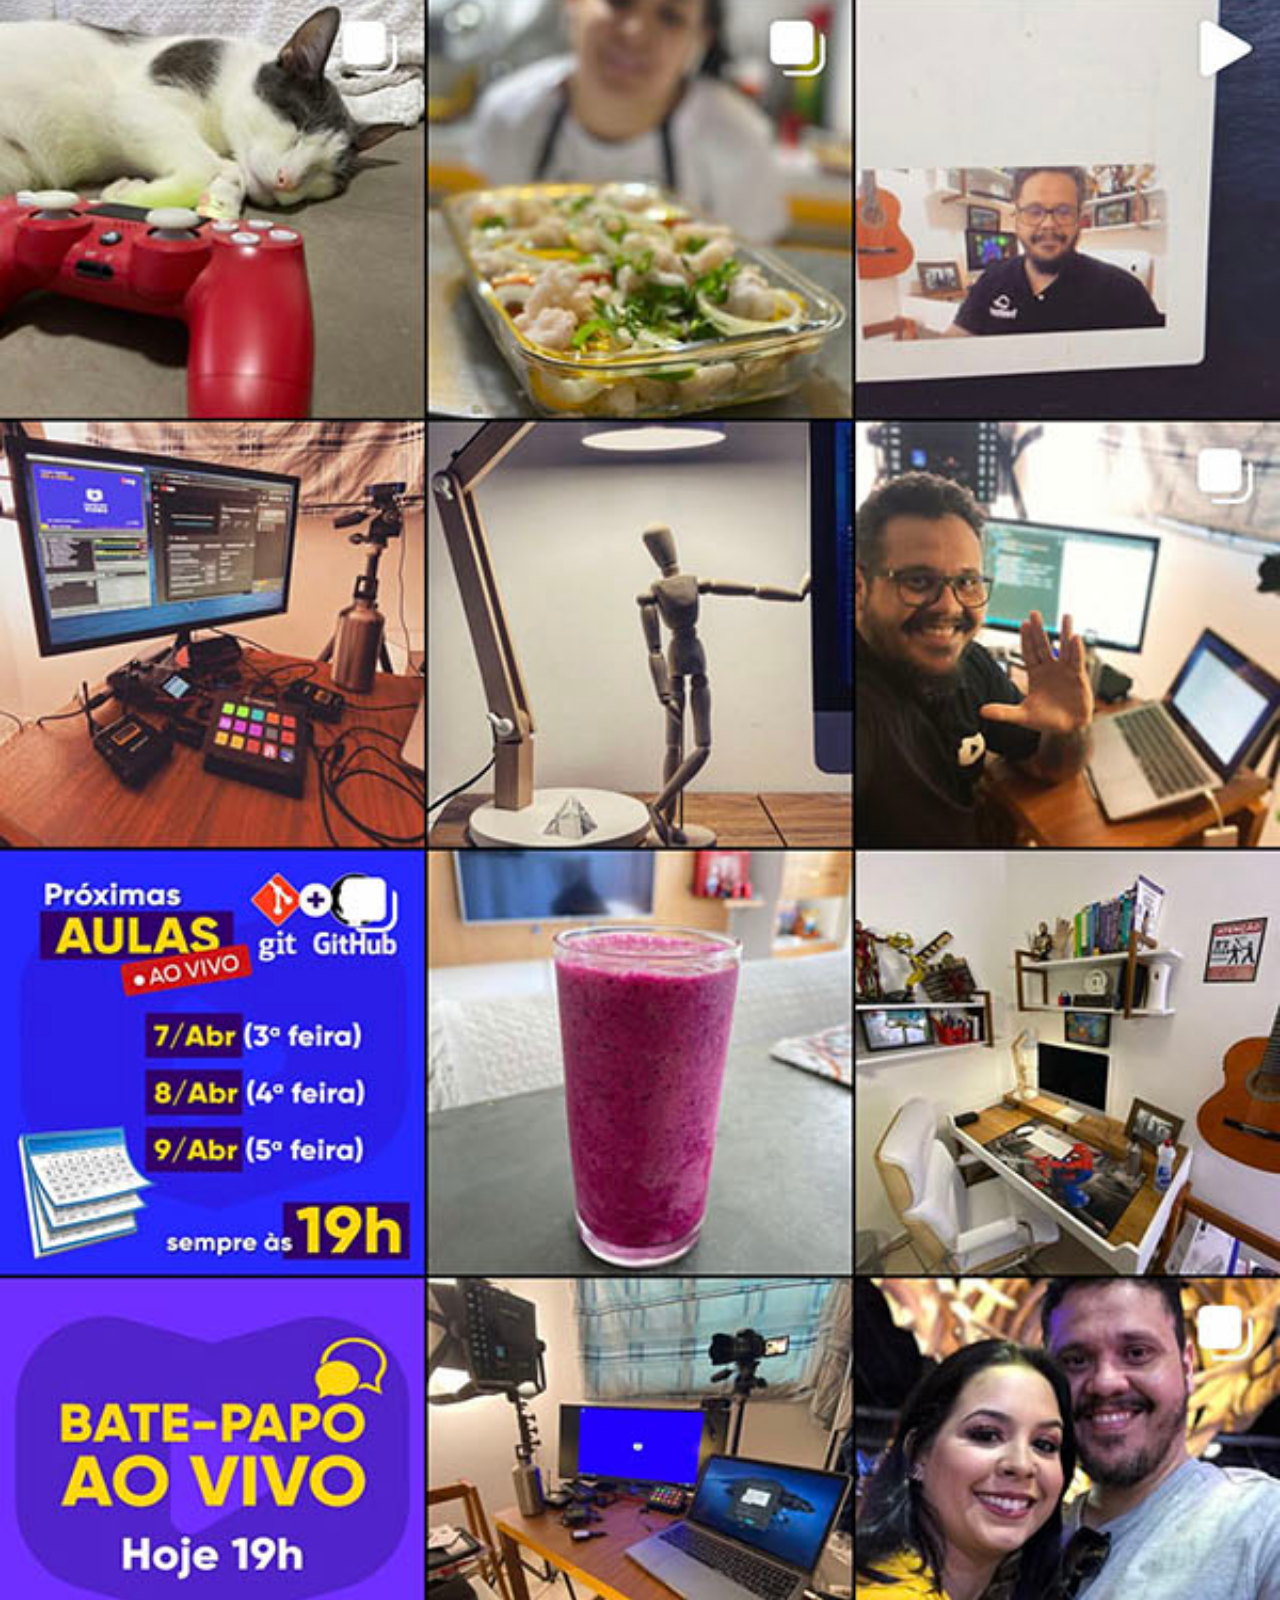
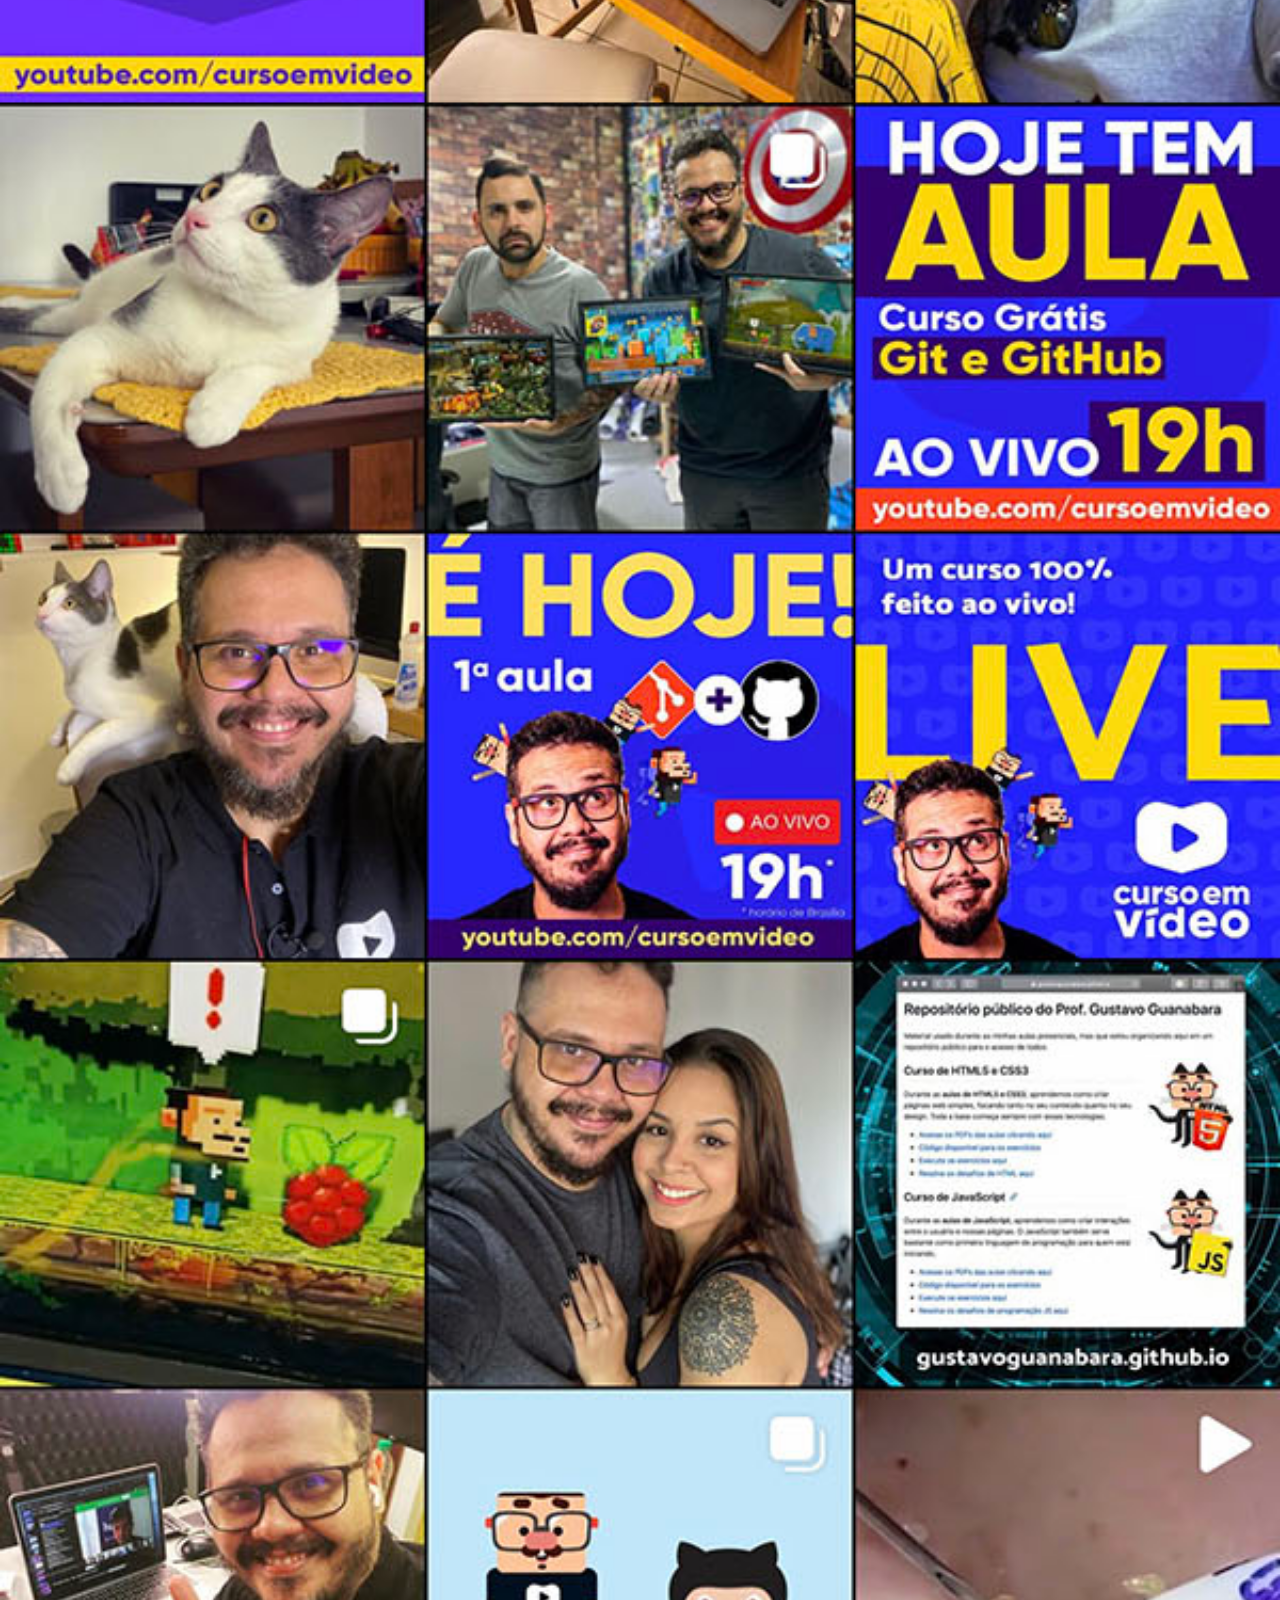
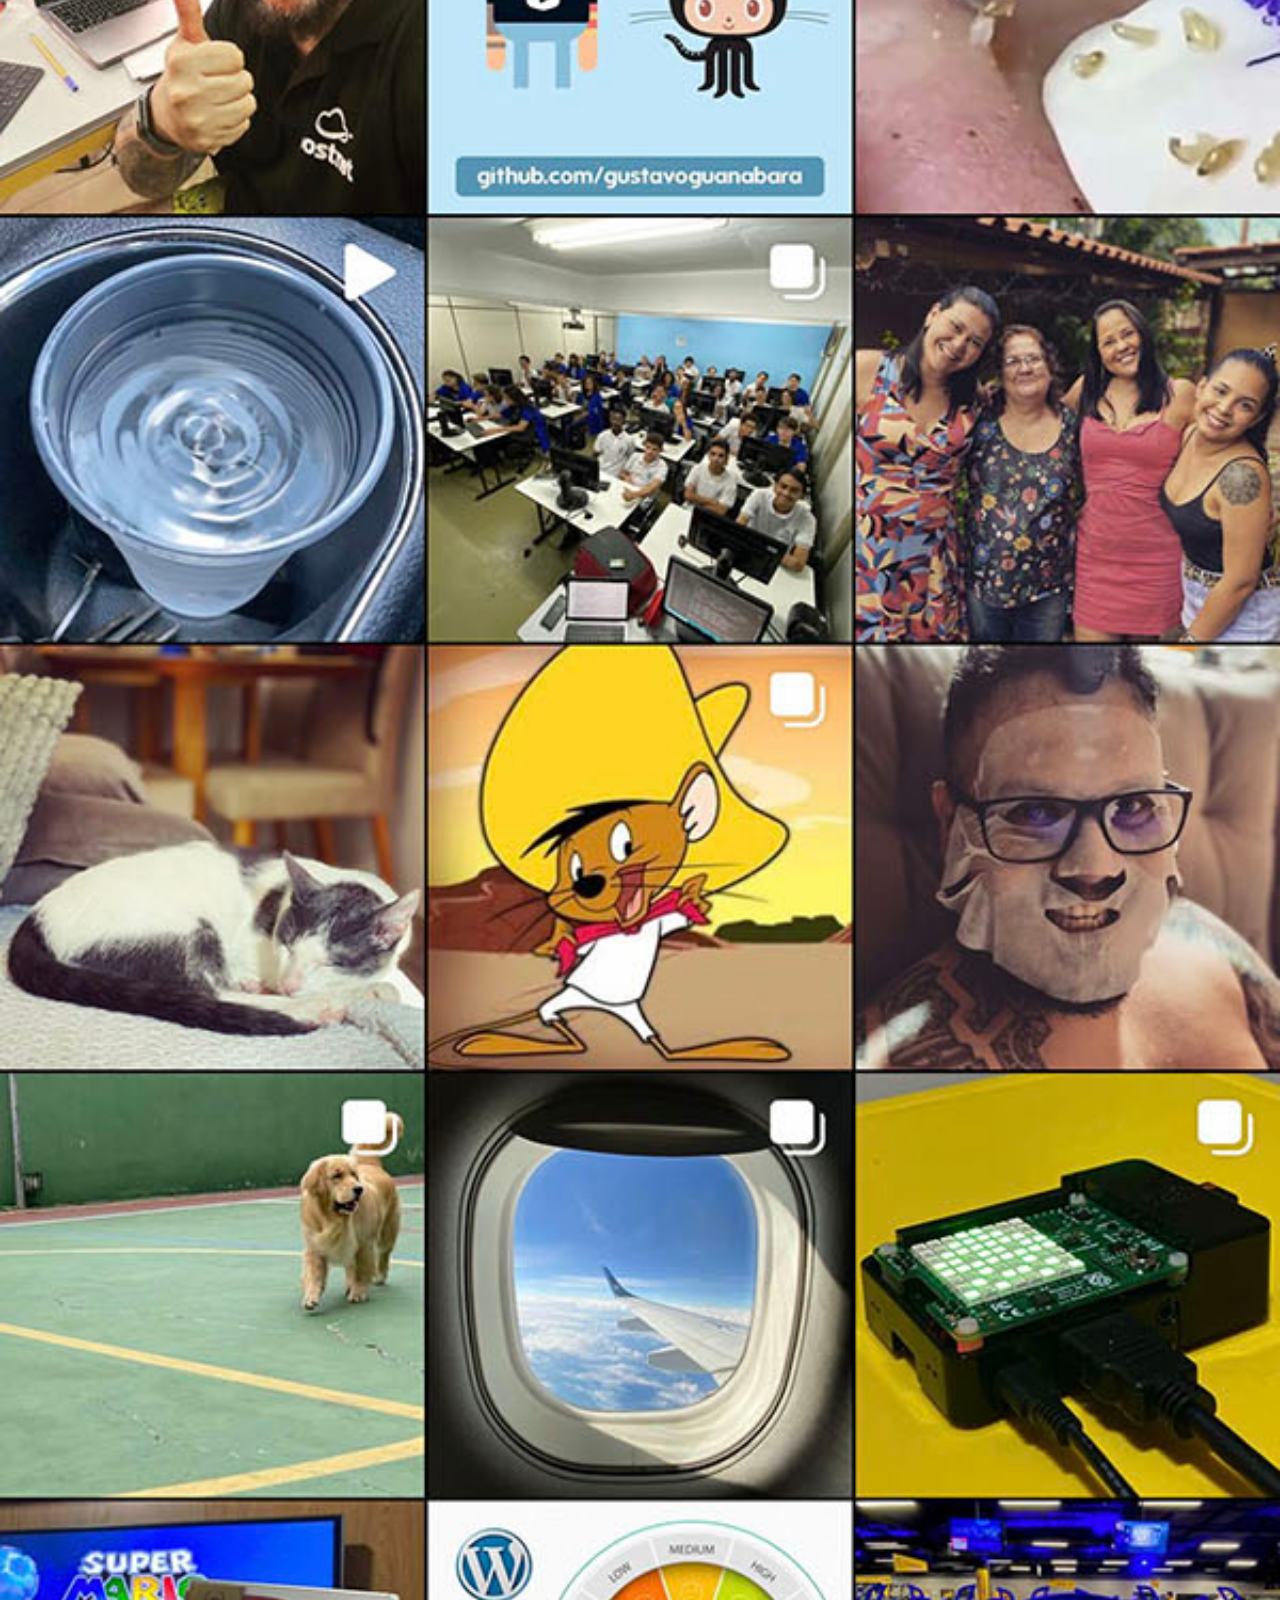
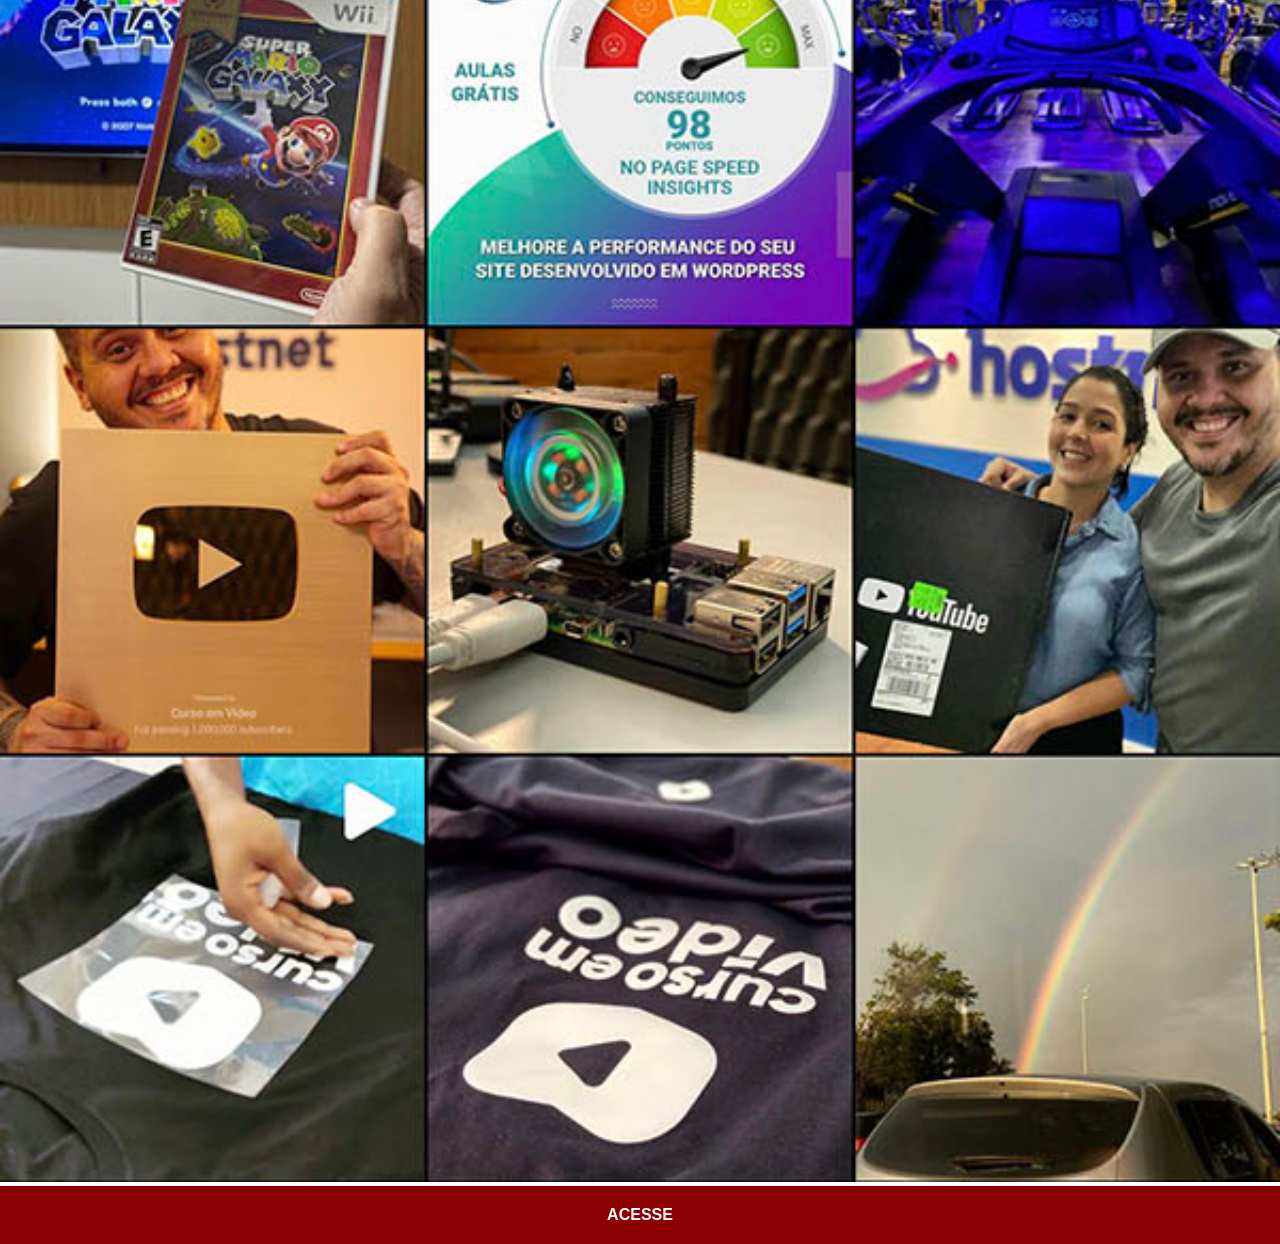
<file: instagram.html>
<!DOCTYPE html>
<html lang="pt-br">
<head>
    <meta charset="UTF-8">
    <meta name="viewport" content="width=device-width, initial-scale=1.0">
    <title>Instagram</title>
    <link rel="stylesheet" href="estilos/social.css">
</head>
<body>
    <img src="imagens/tela-instagram.jpg" alt="Instagram">
    <a href="https://www.instagram.com/gustavoguanabara/" target="_blank">ACESSE</a>
</body>
</html>
</file>
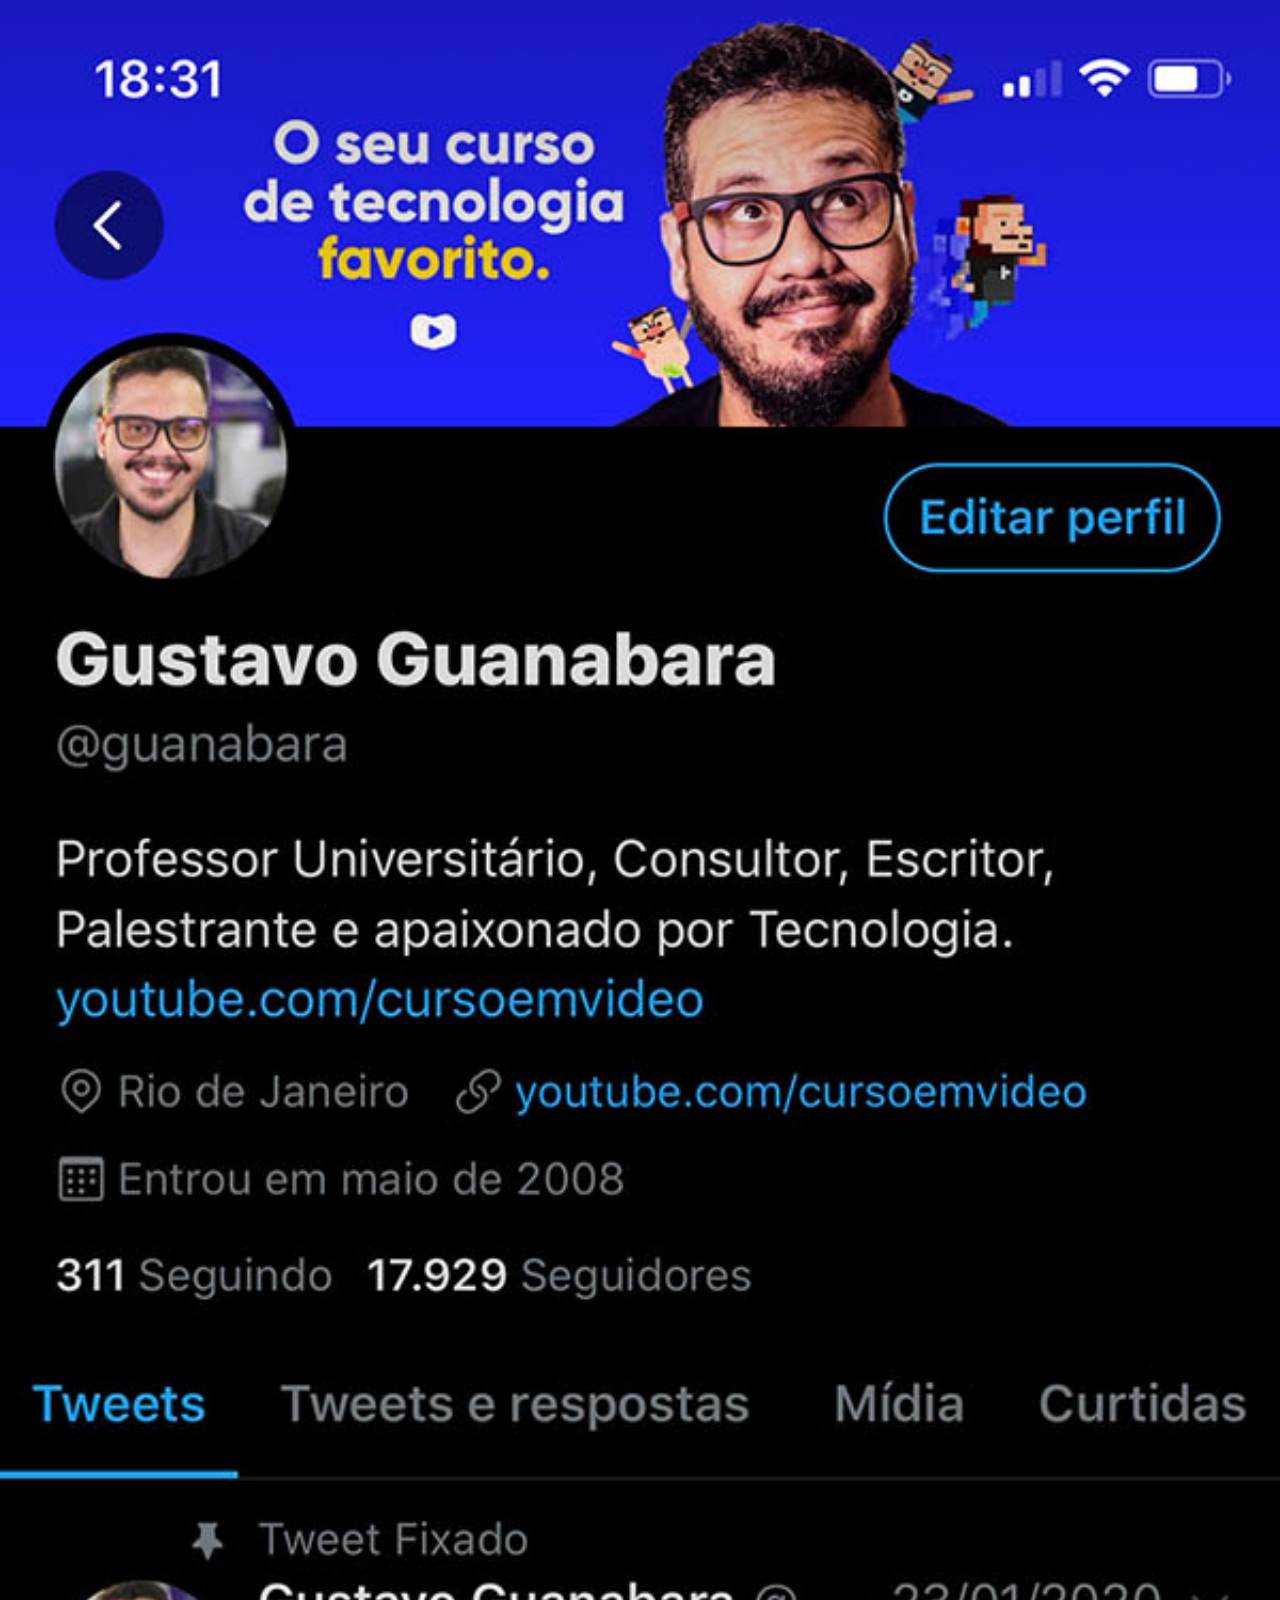
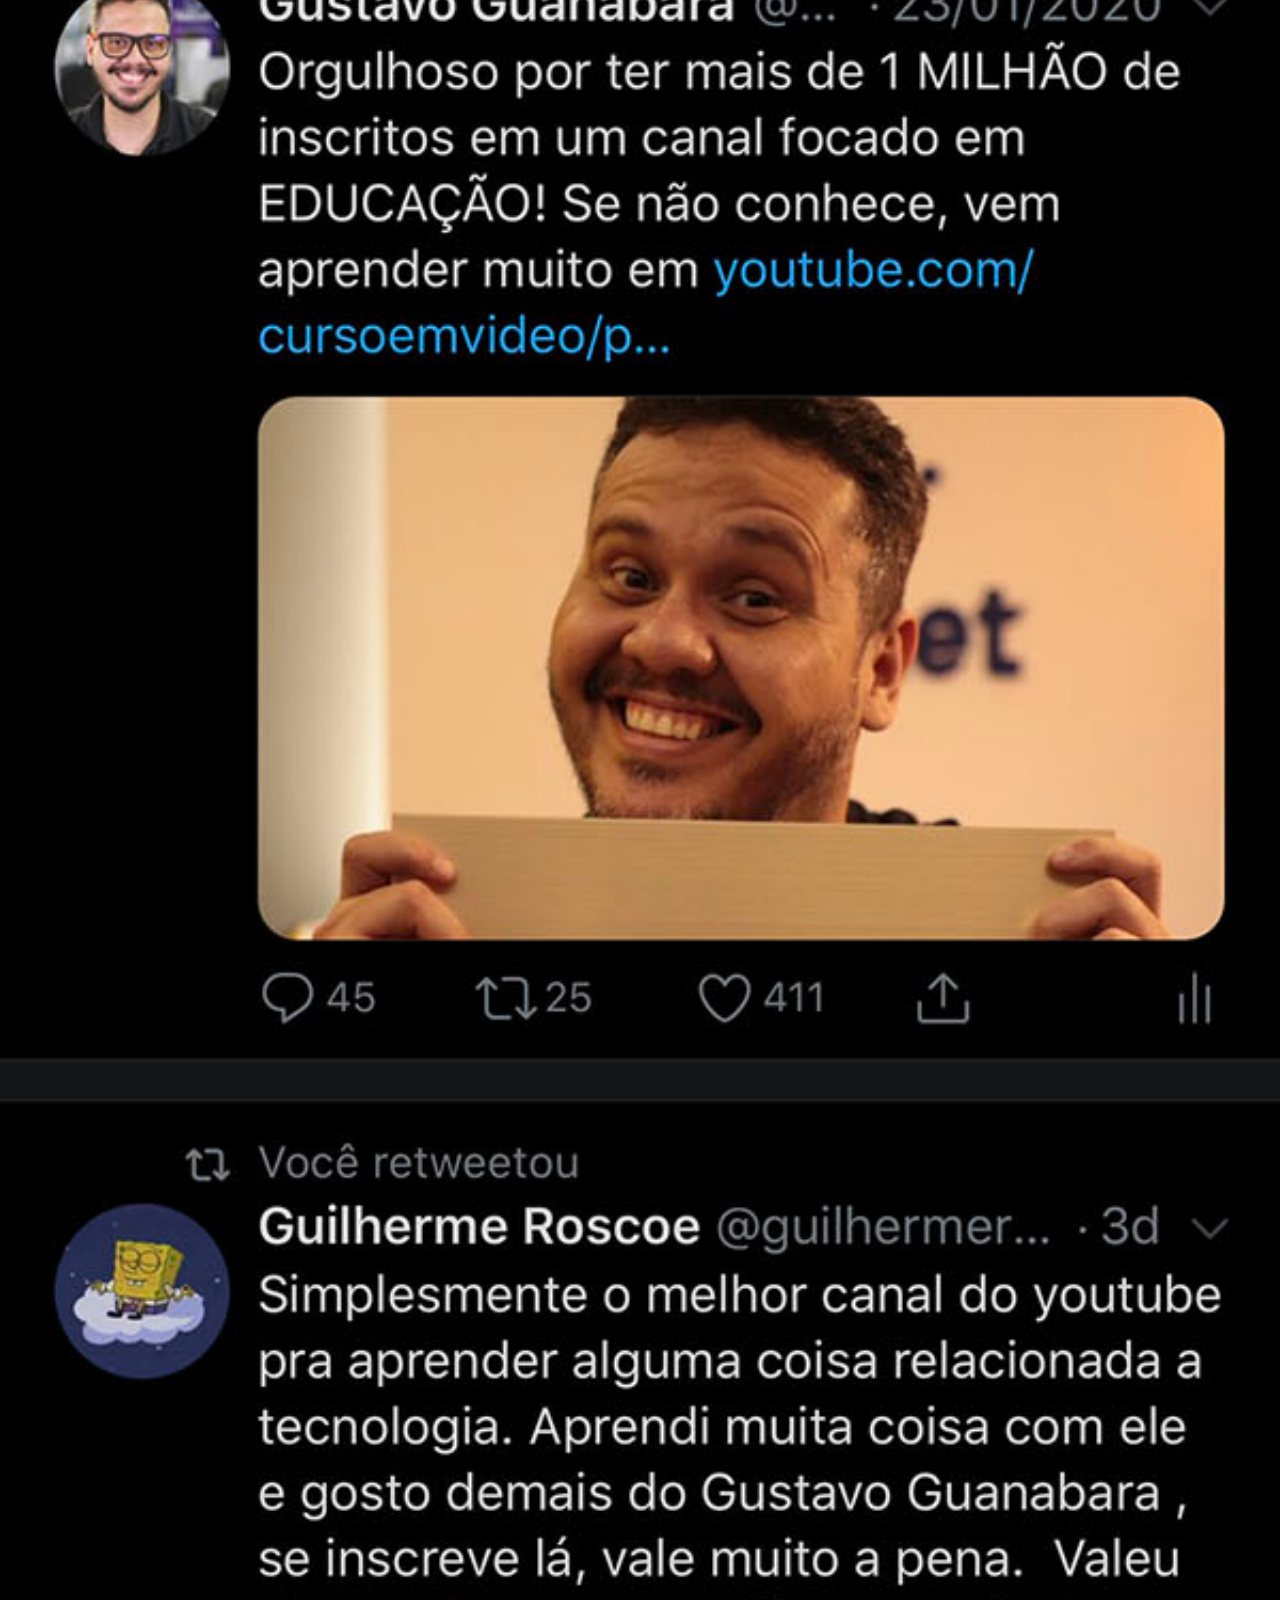
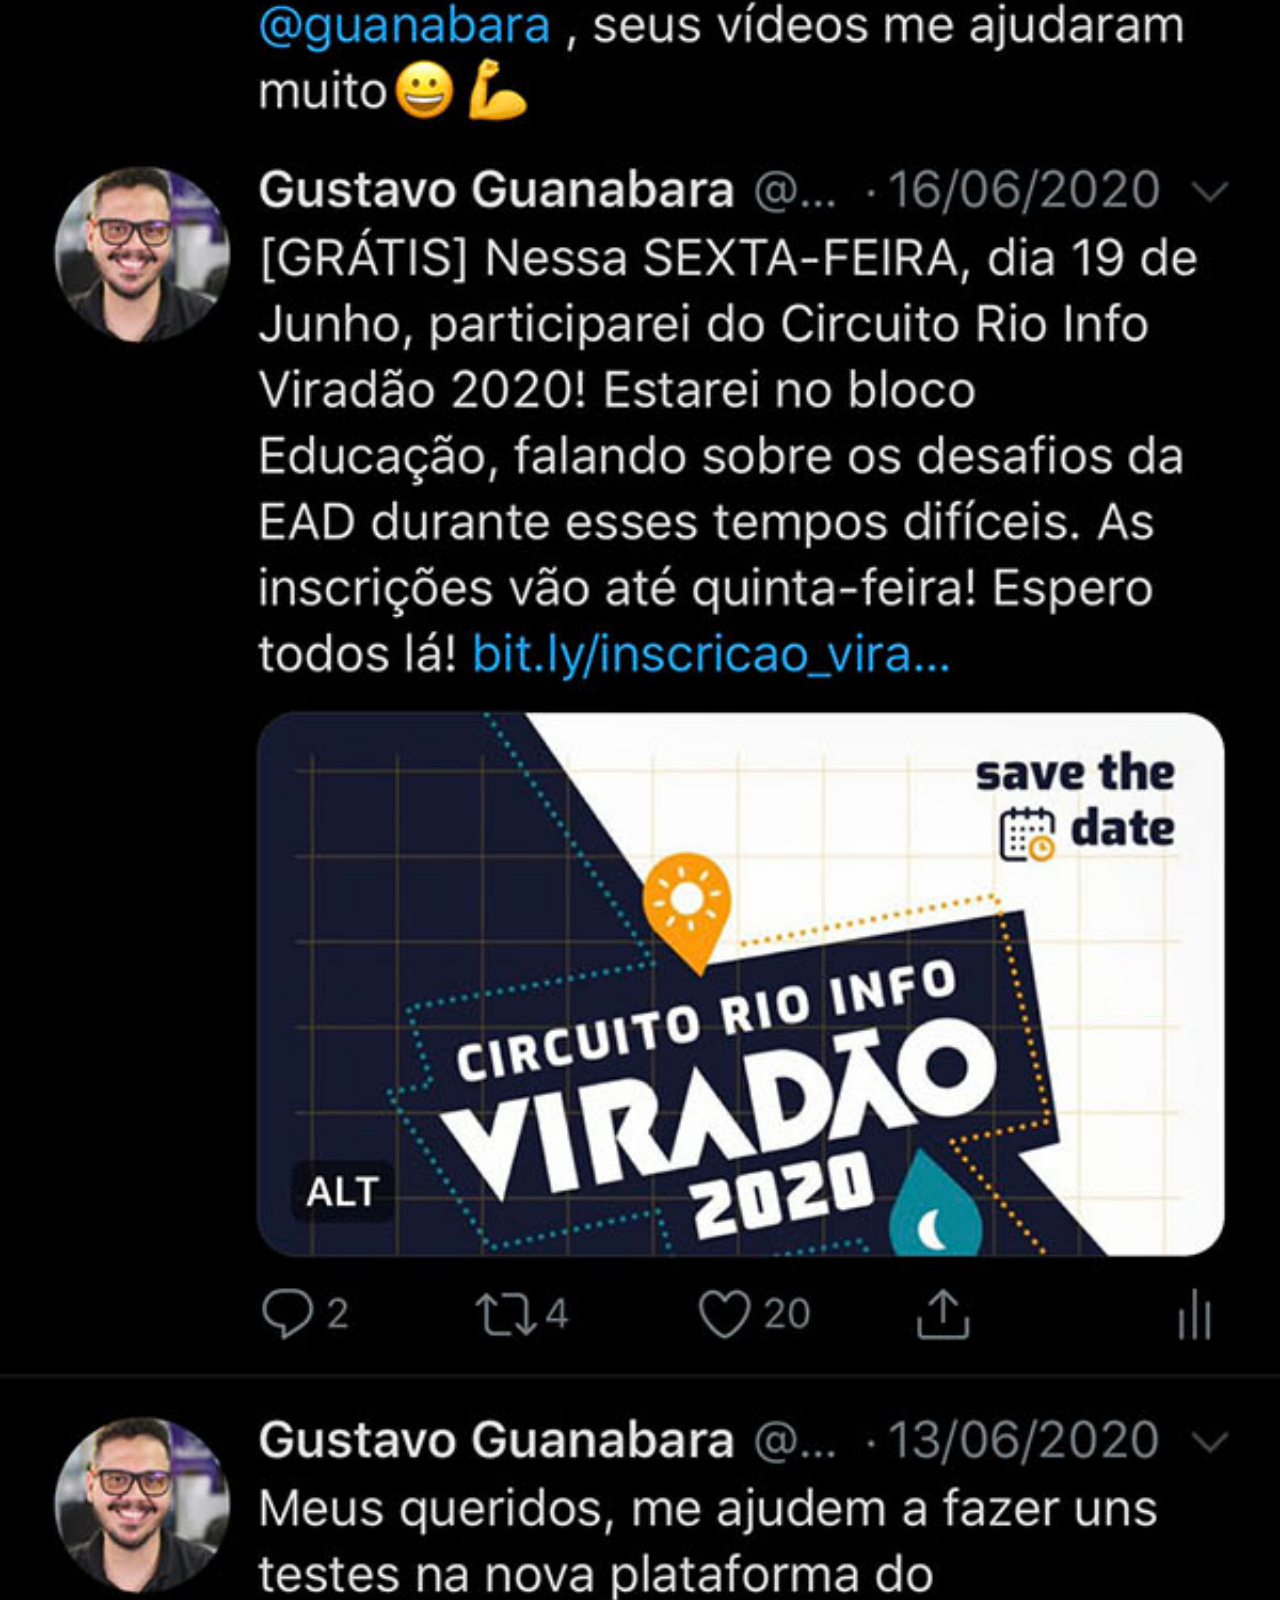
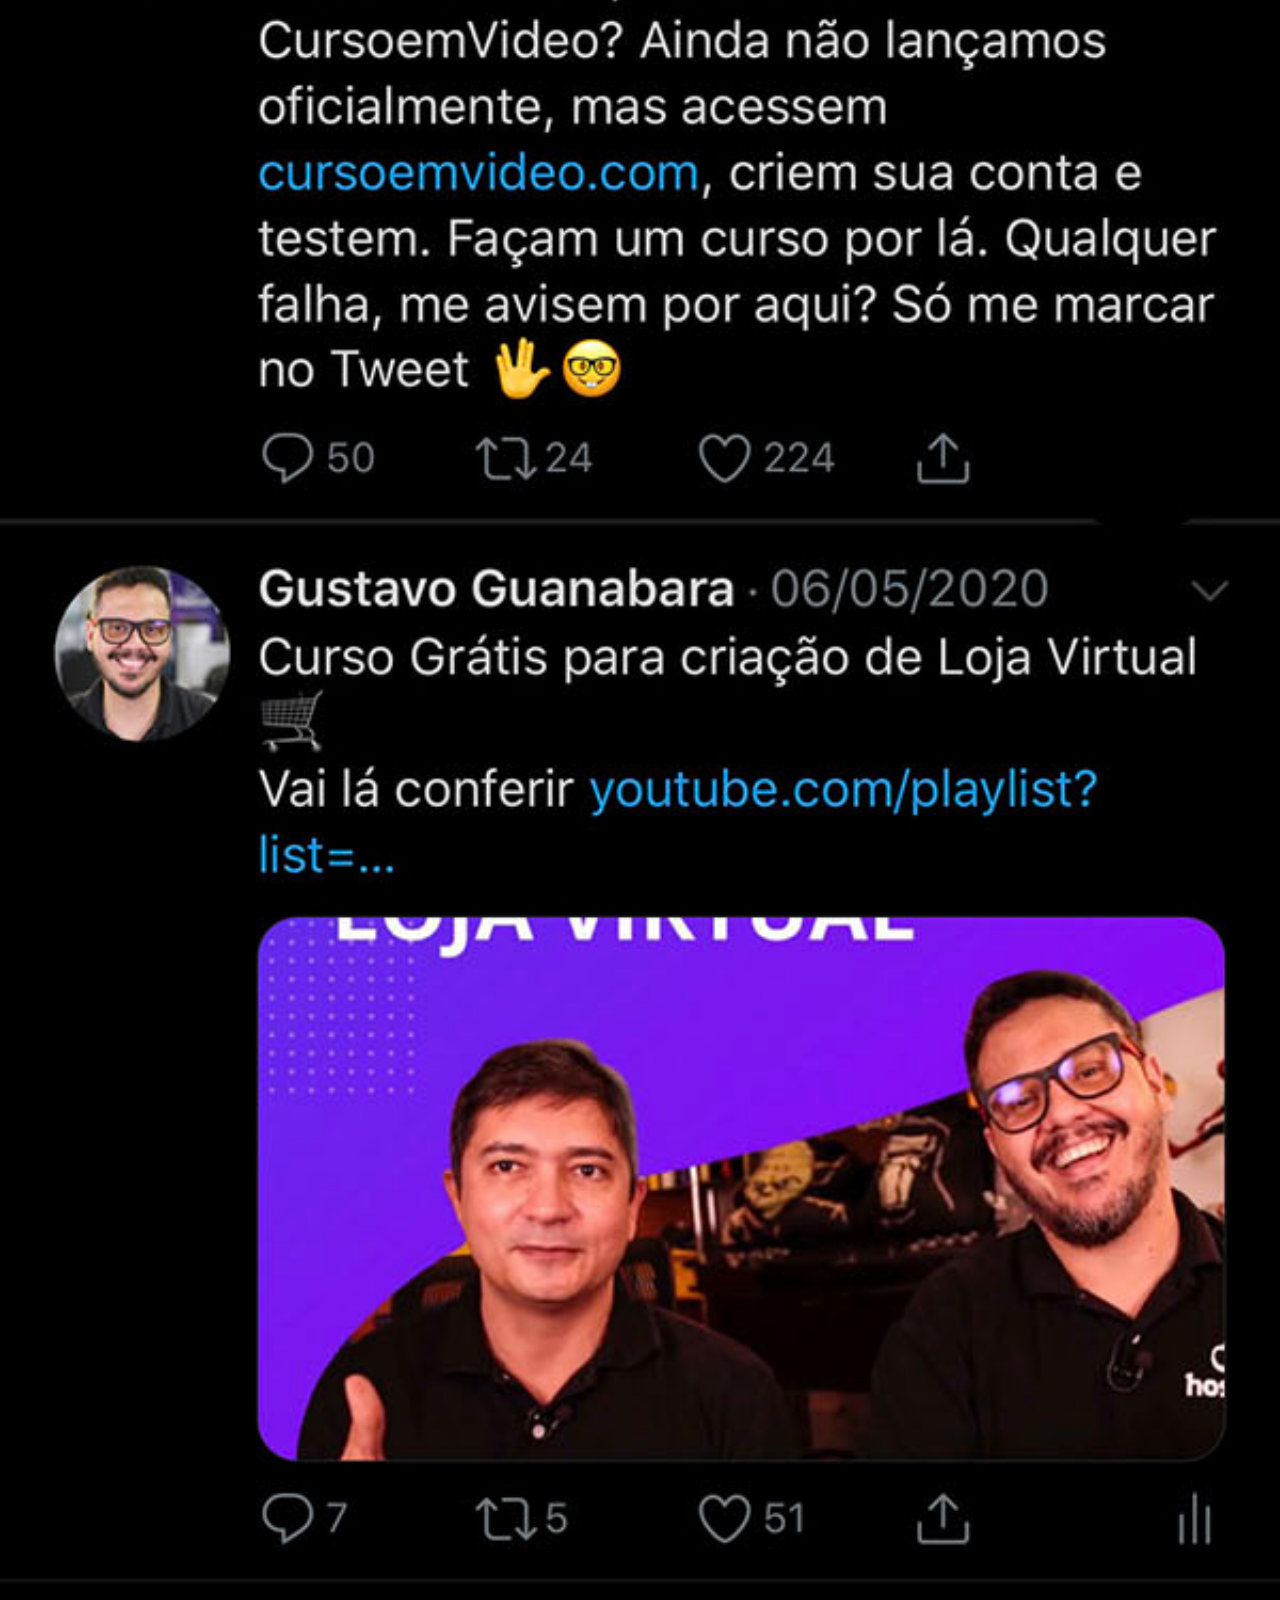
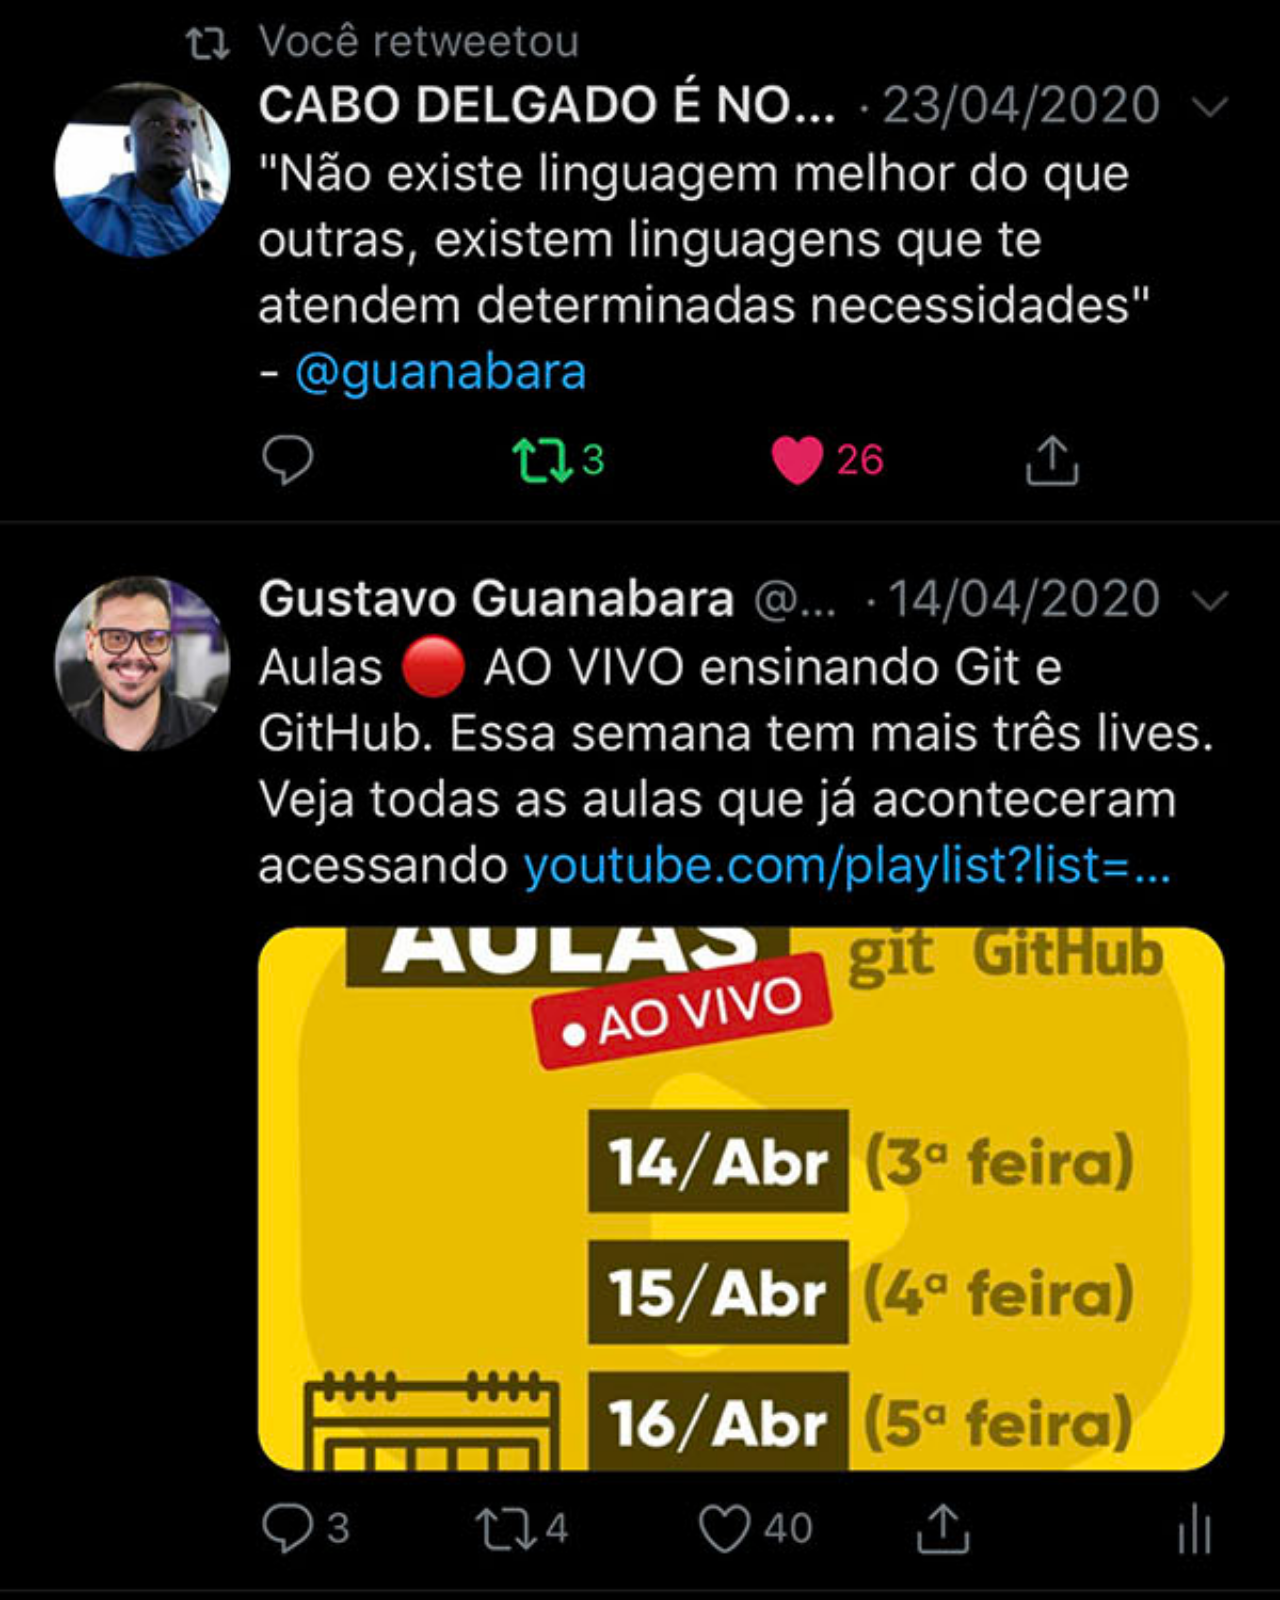
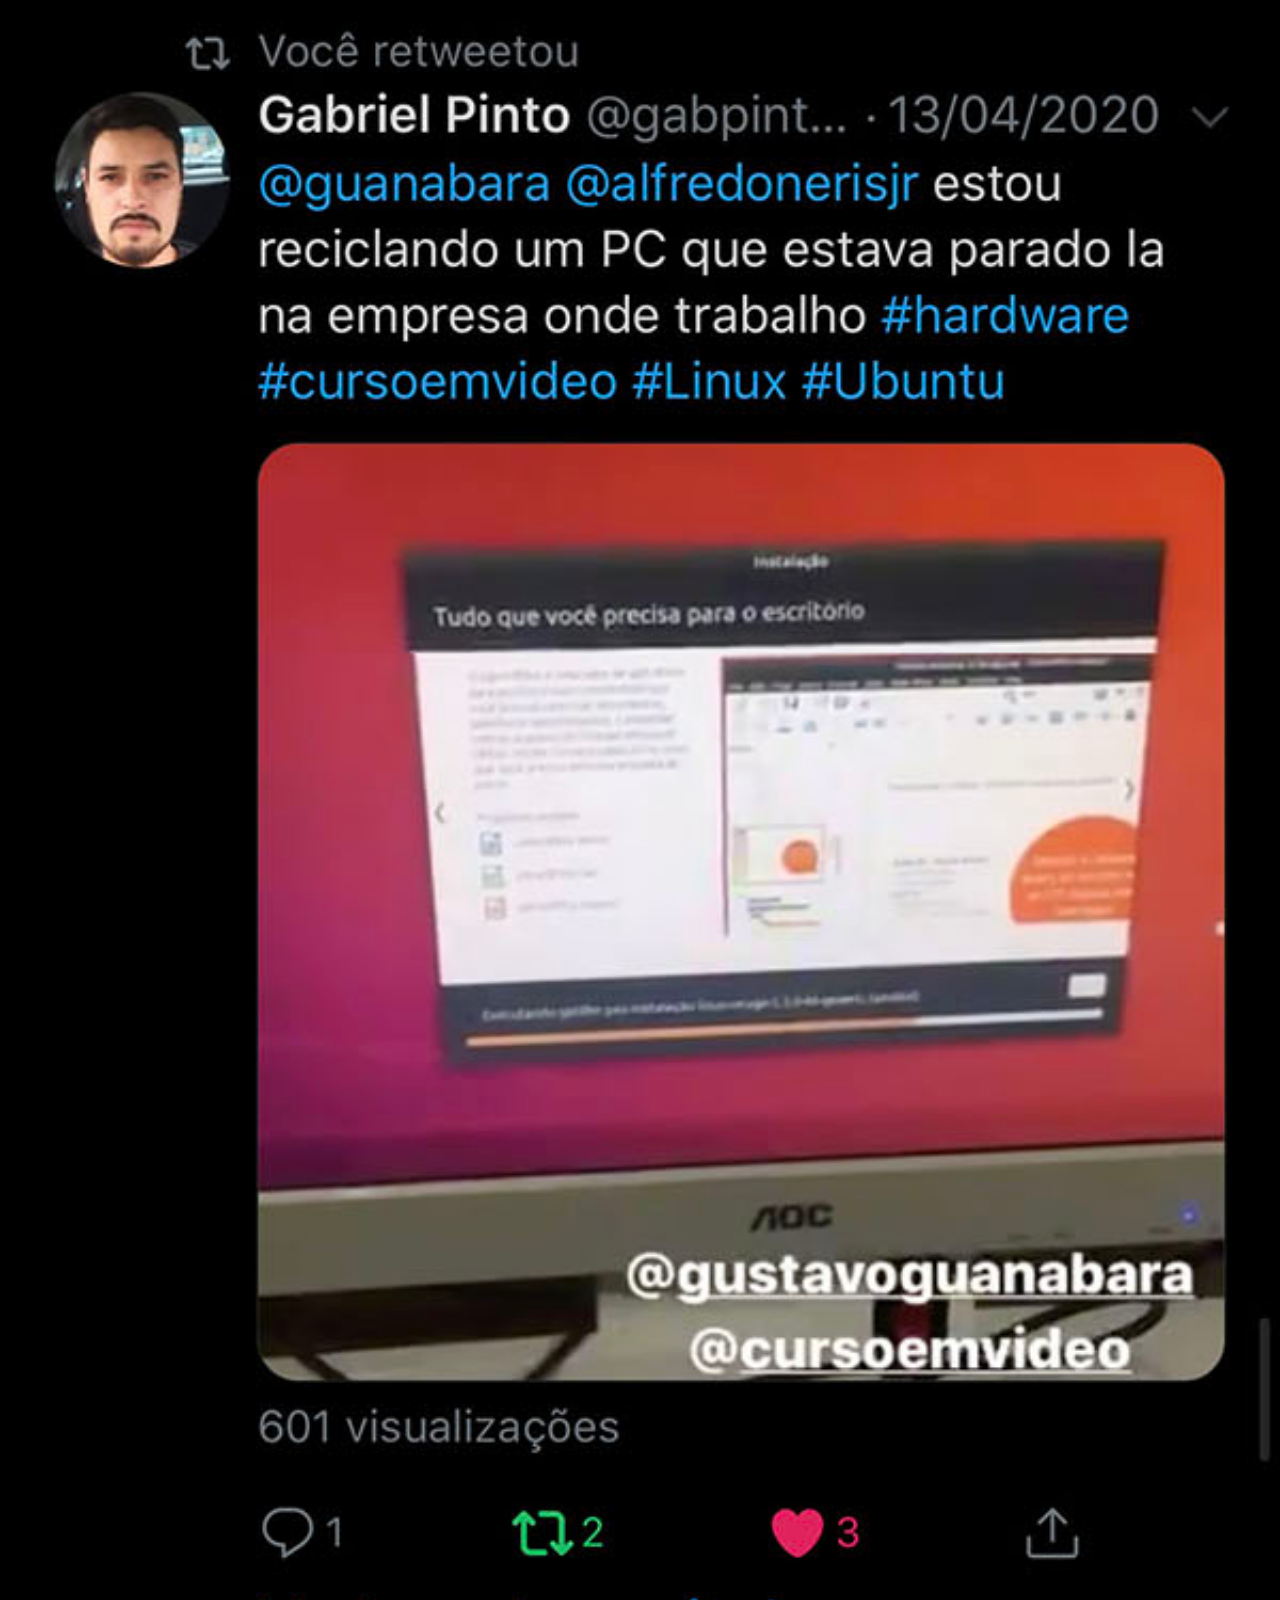
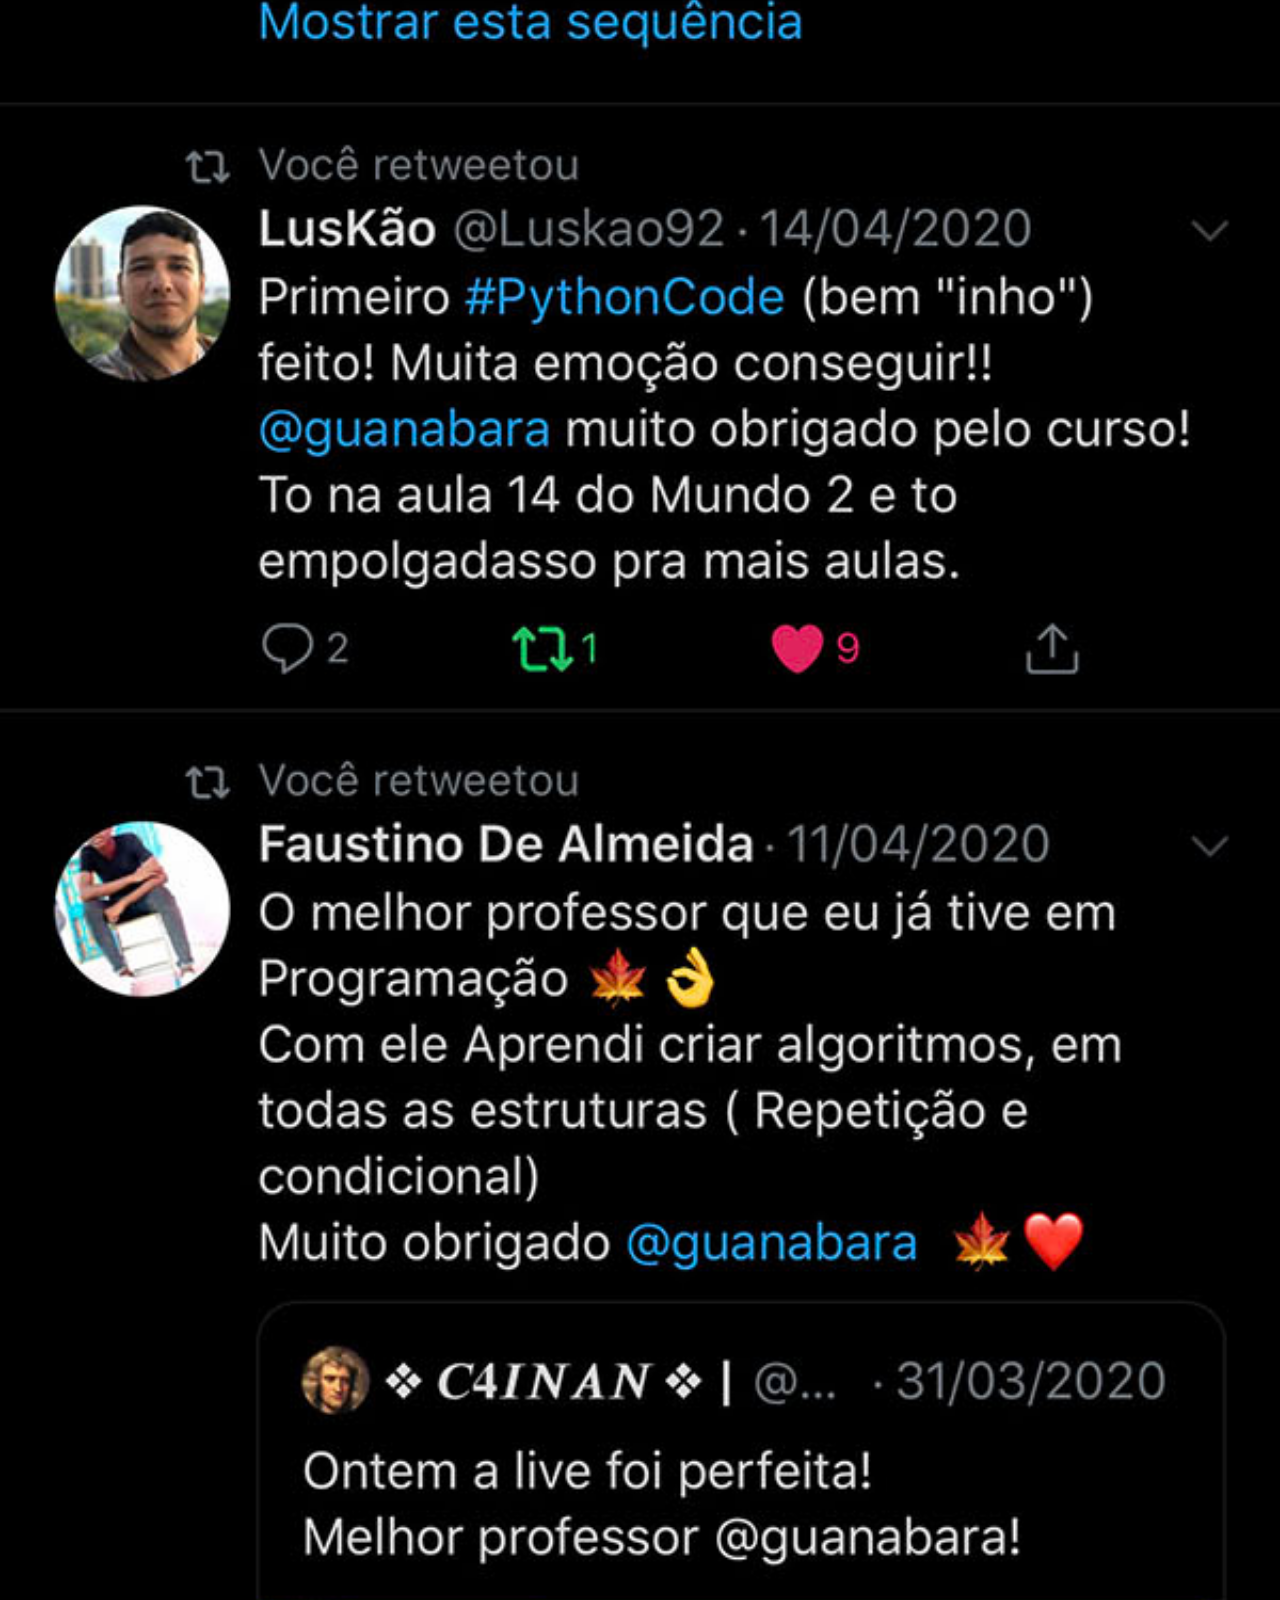
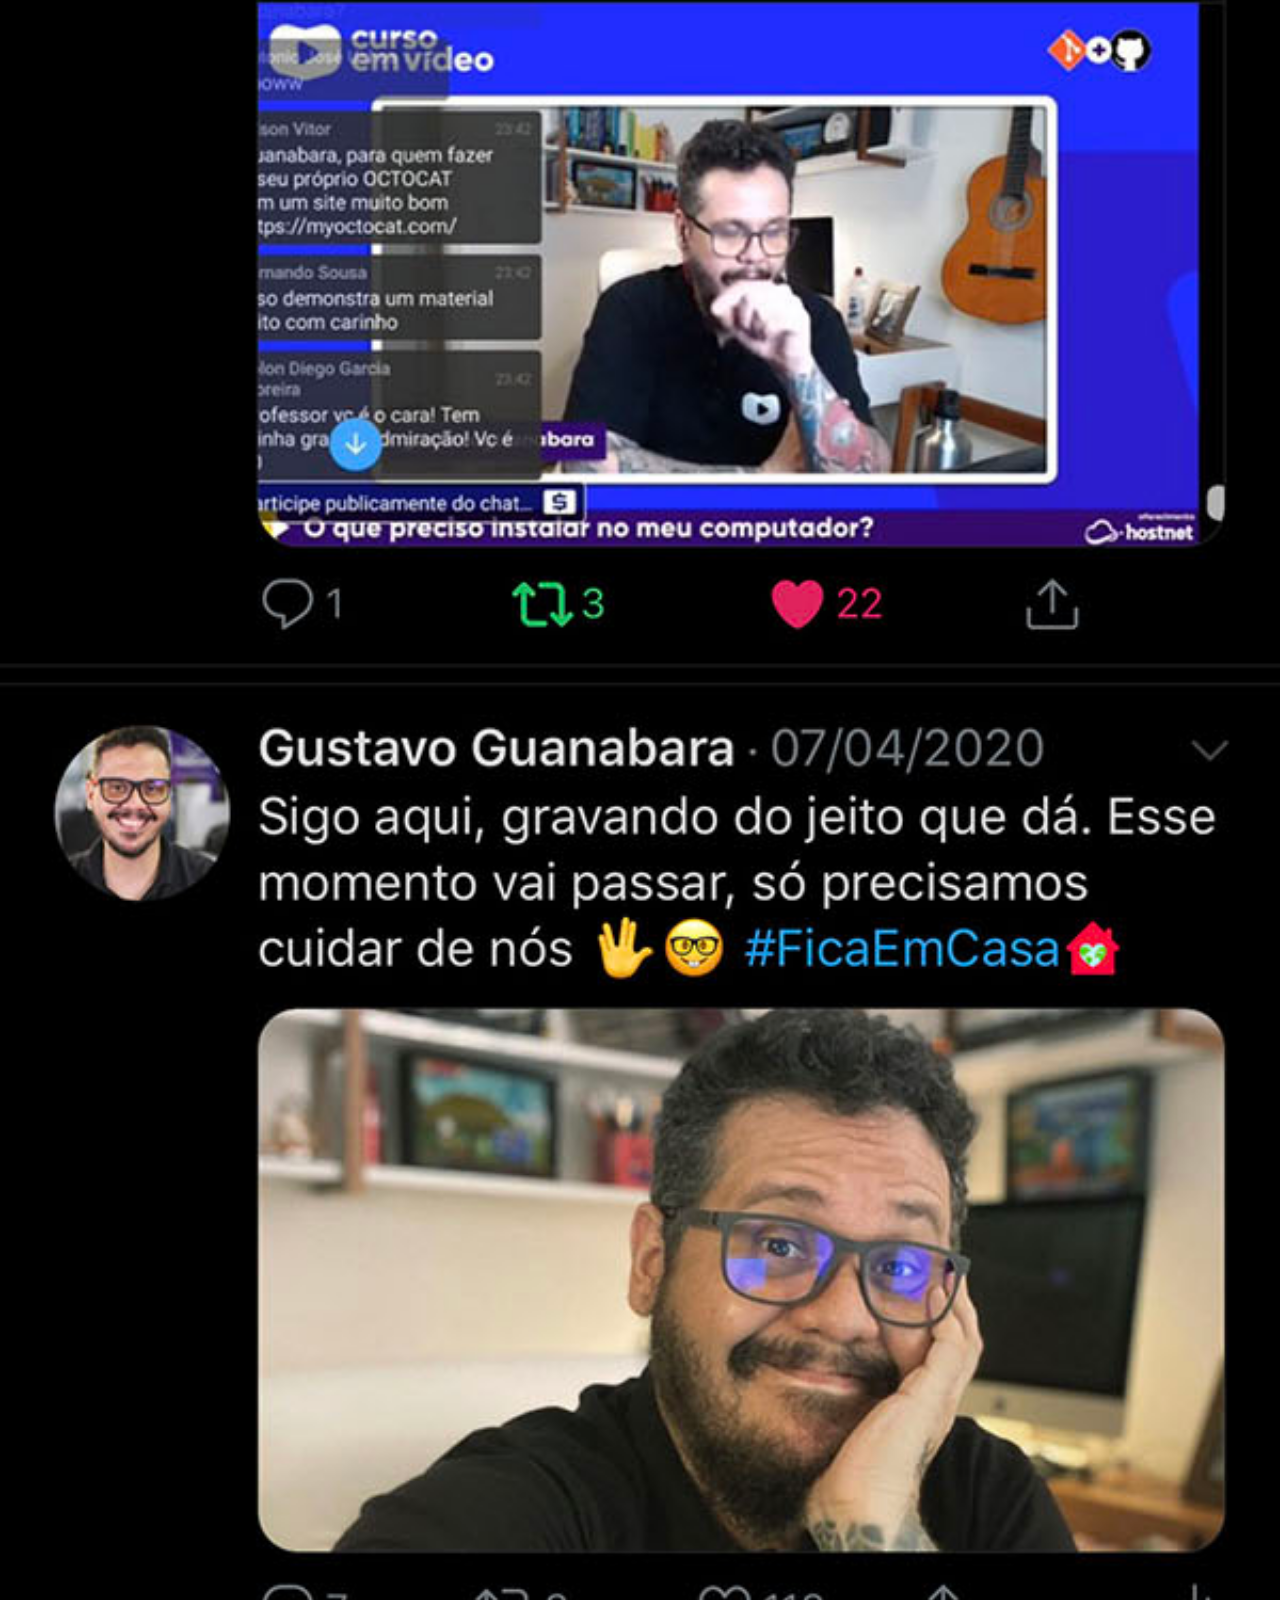
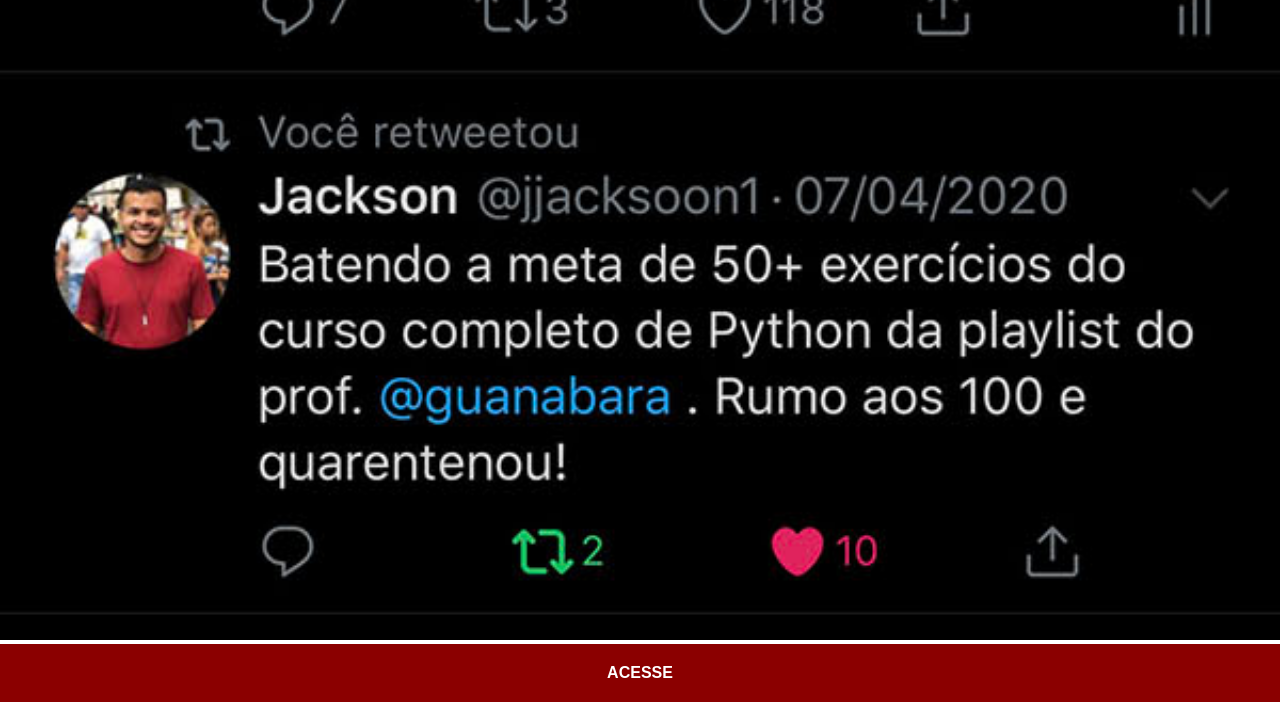
<file: twitter.html>
<!DOCTYPE html>
<html lang="pt-br">
<head>
    <meta charset="UTF-8">
    <meta name="viewport" content="width=device-width, initial-scale=1.0">
    <title>Twitter</title>
    <link rel="stylesheet" href="estilos/social.css">
</head>
<body>
    <img src="imagens/tela-twitter.jpg" alt="Twitter">
    <a href="" target="_blank">ACESSE</a>
</body>
</html>
</file>
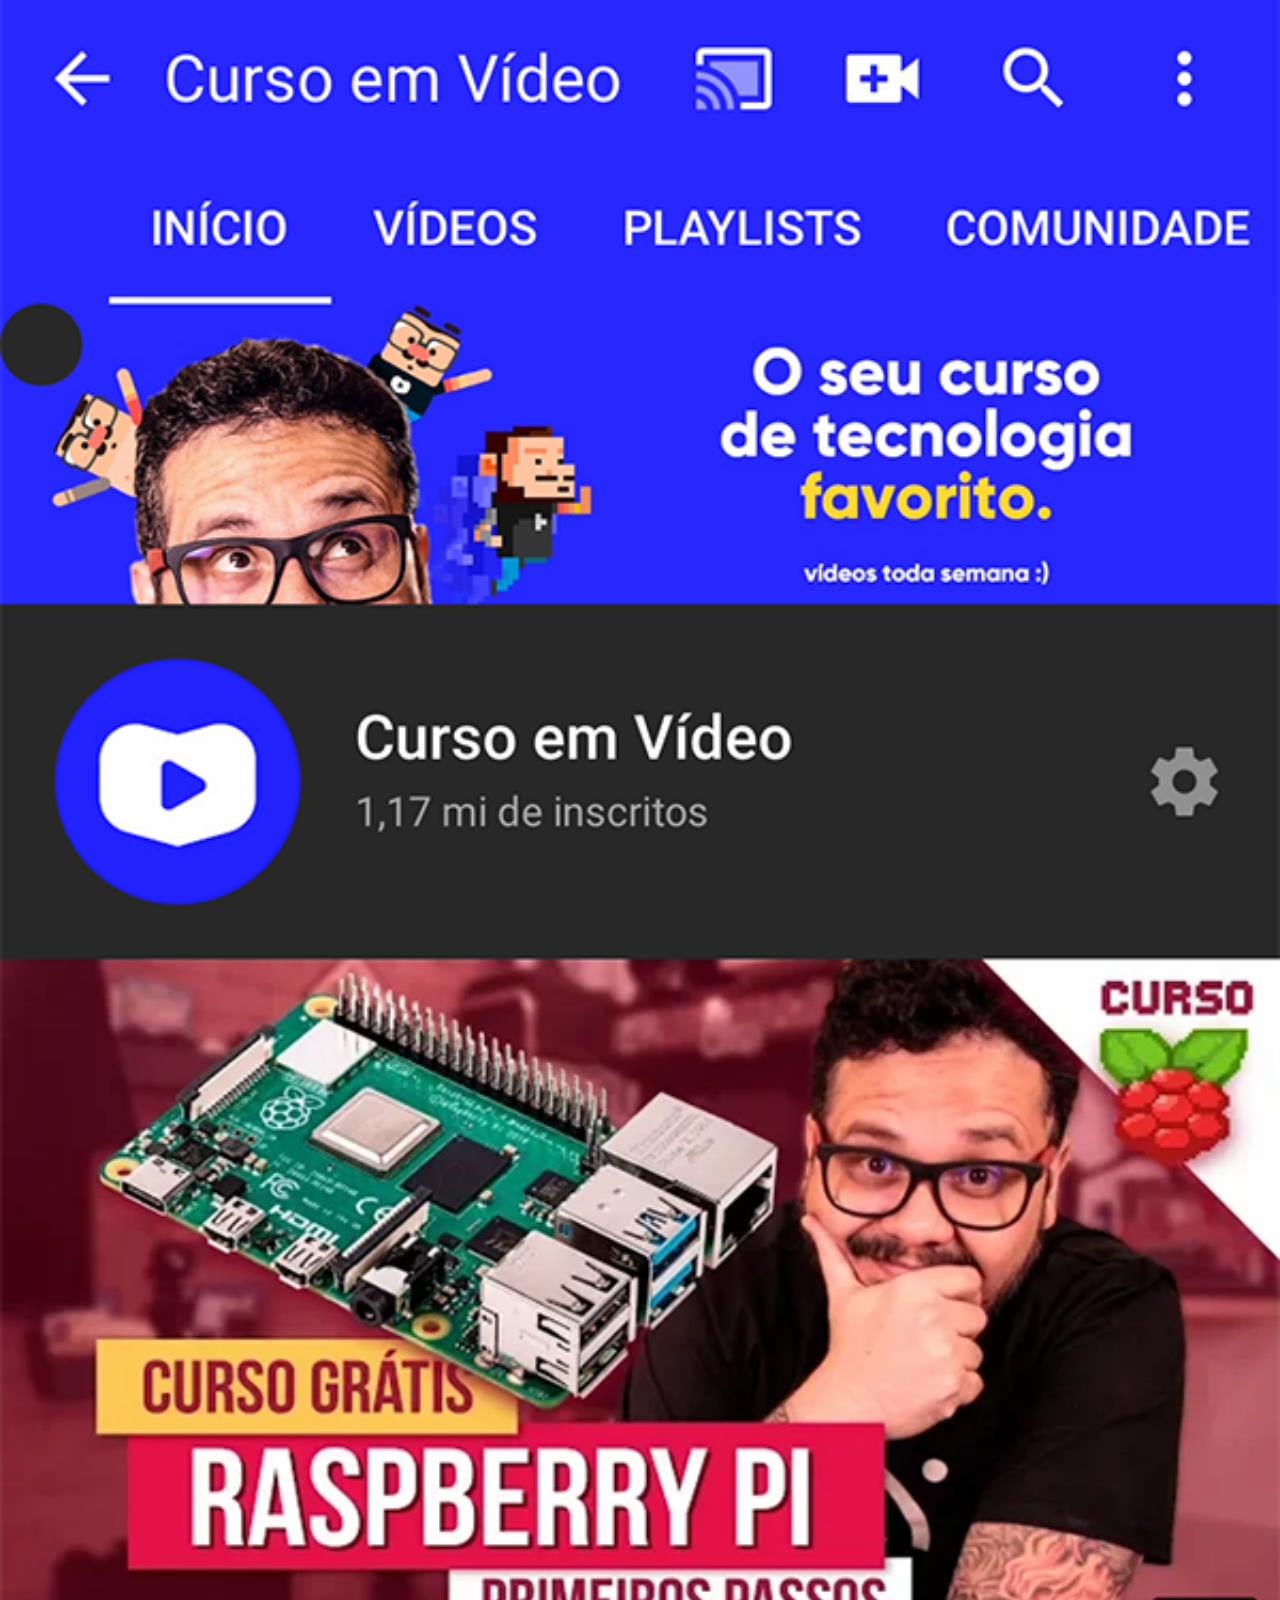
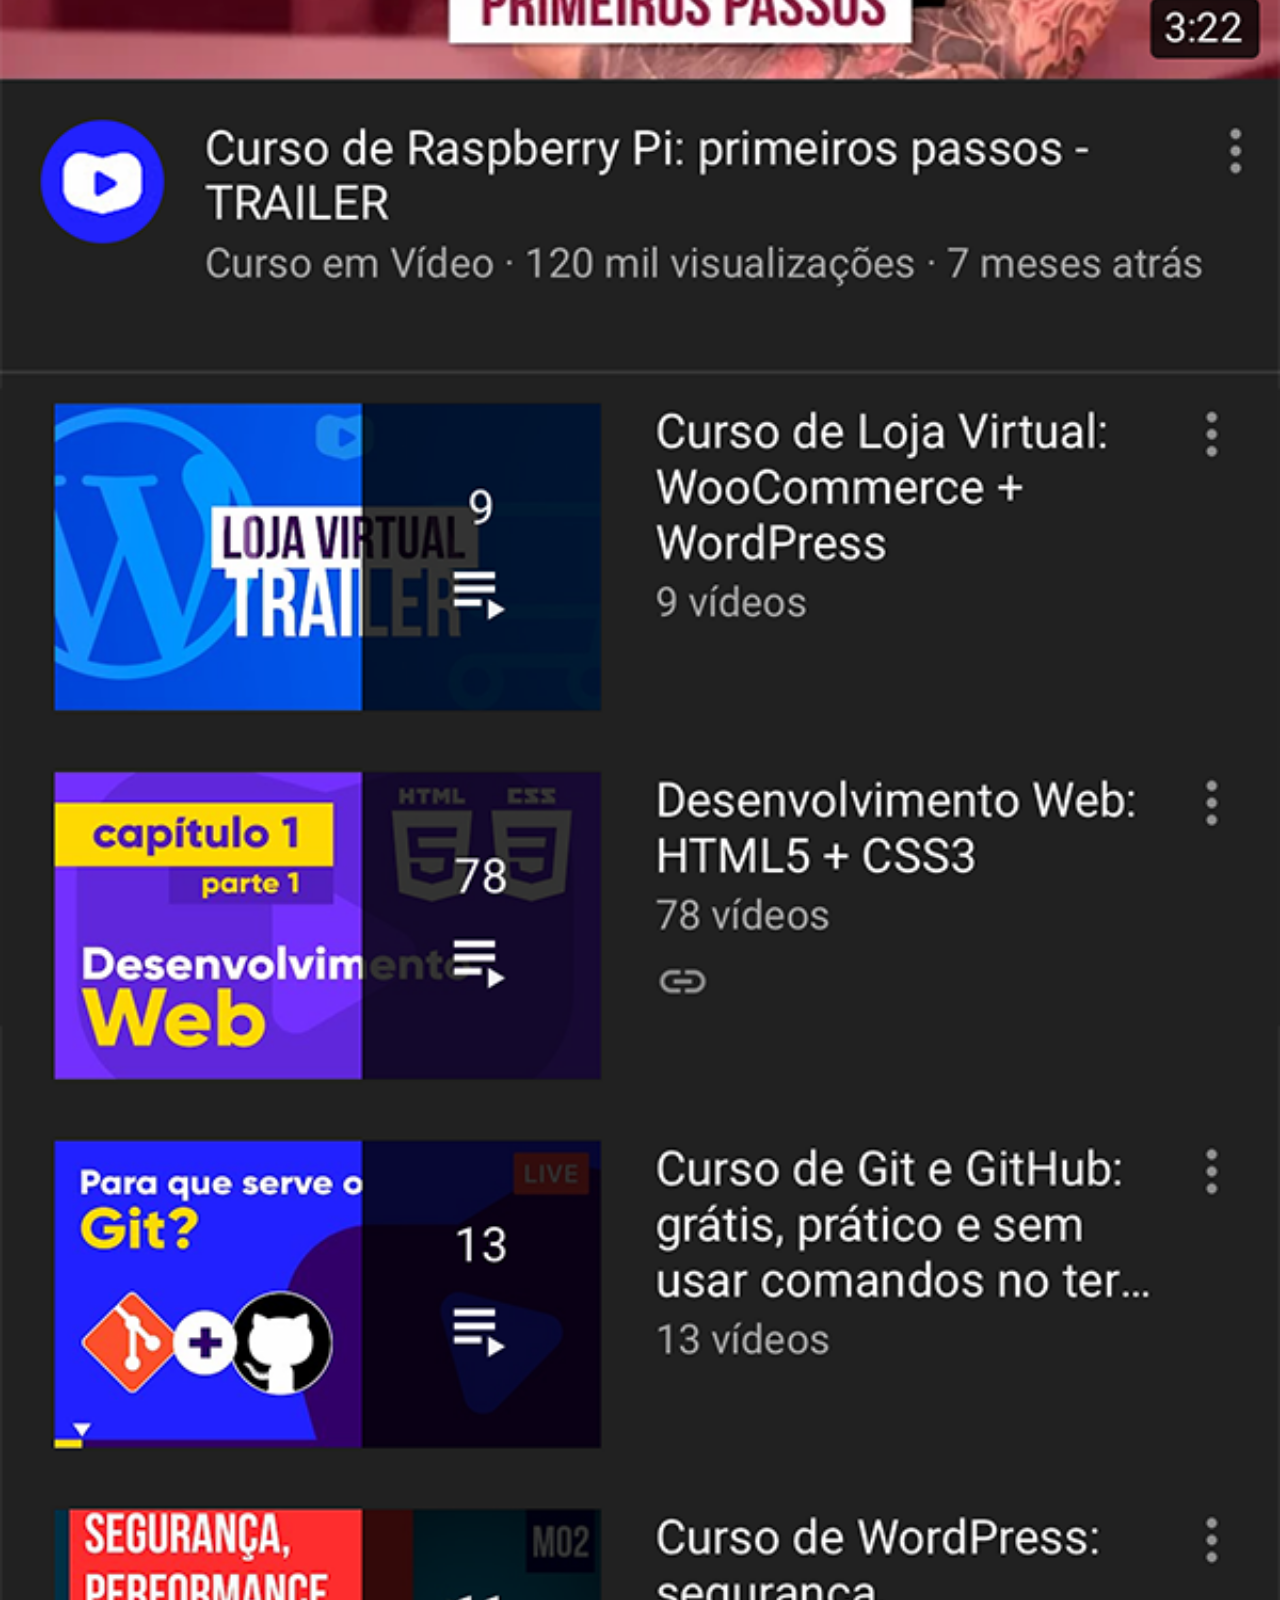
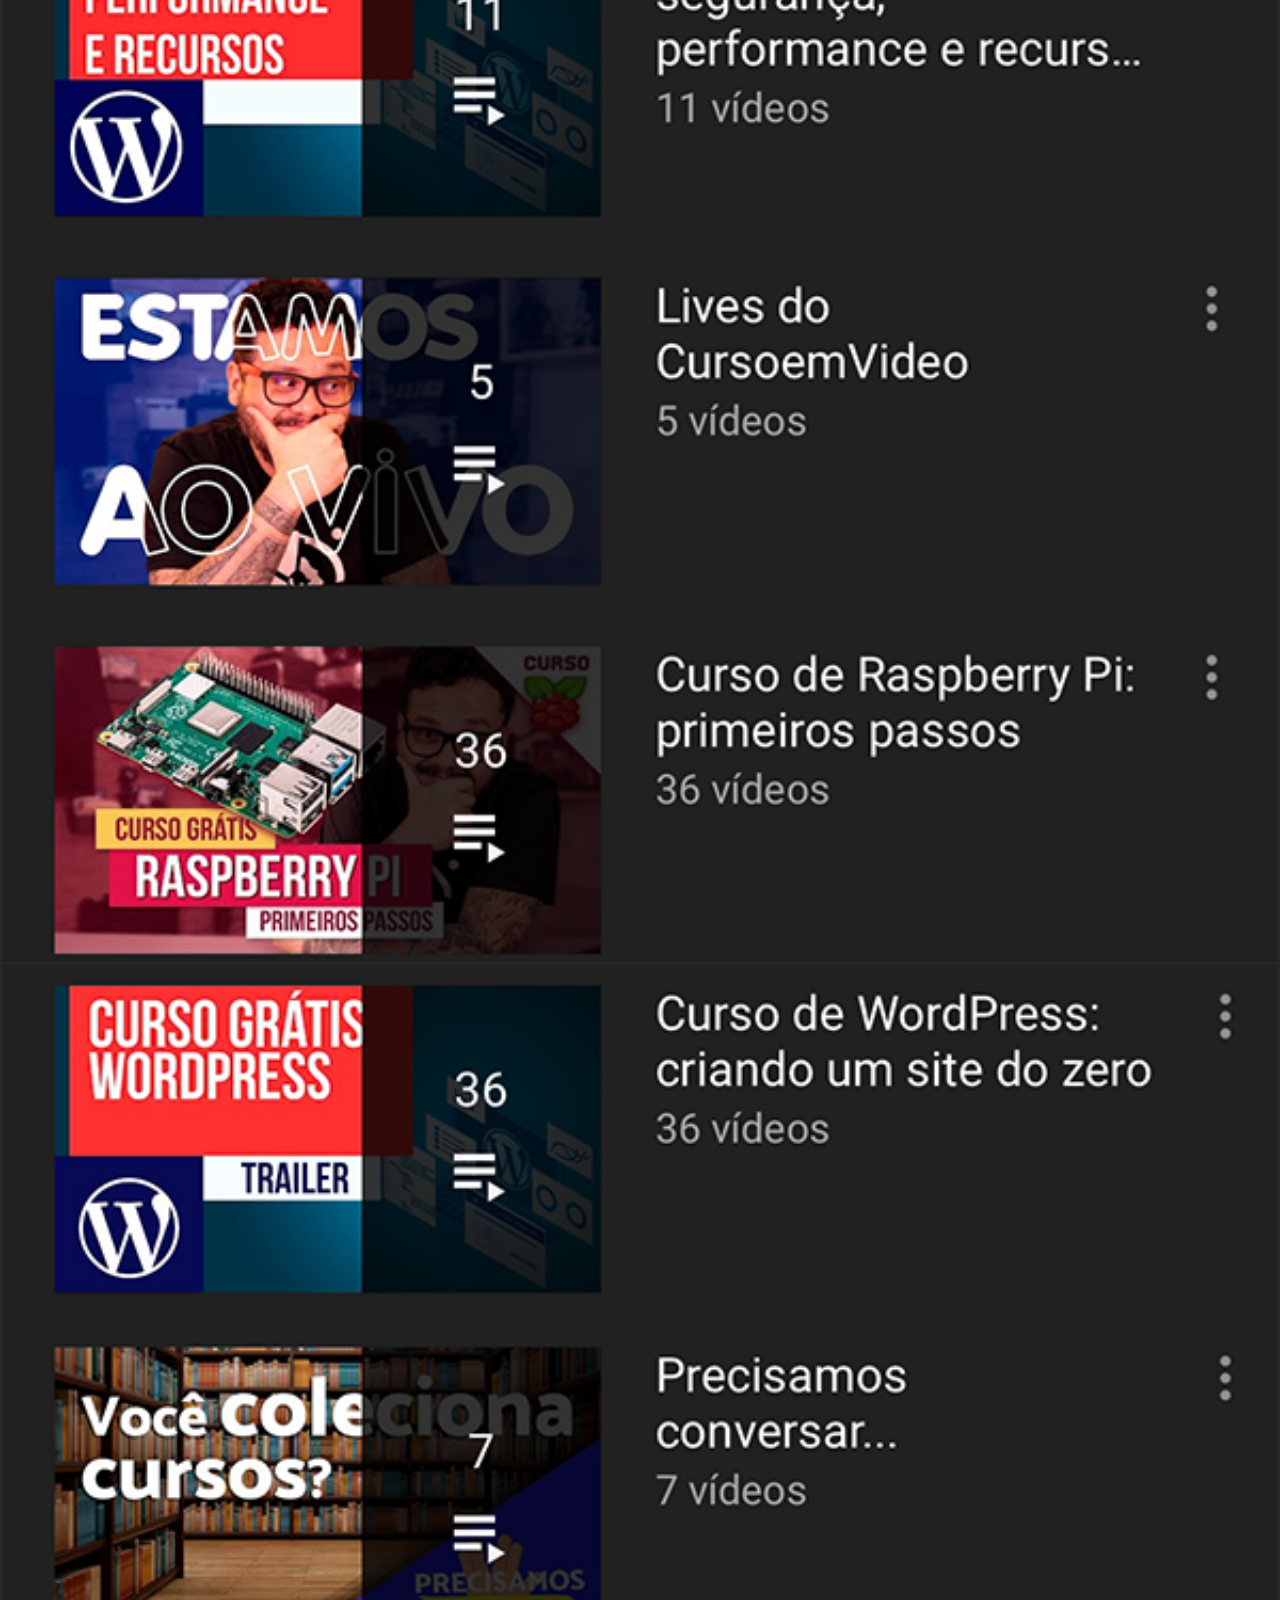
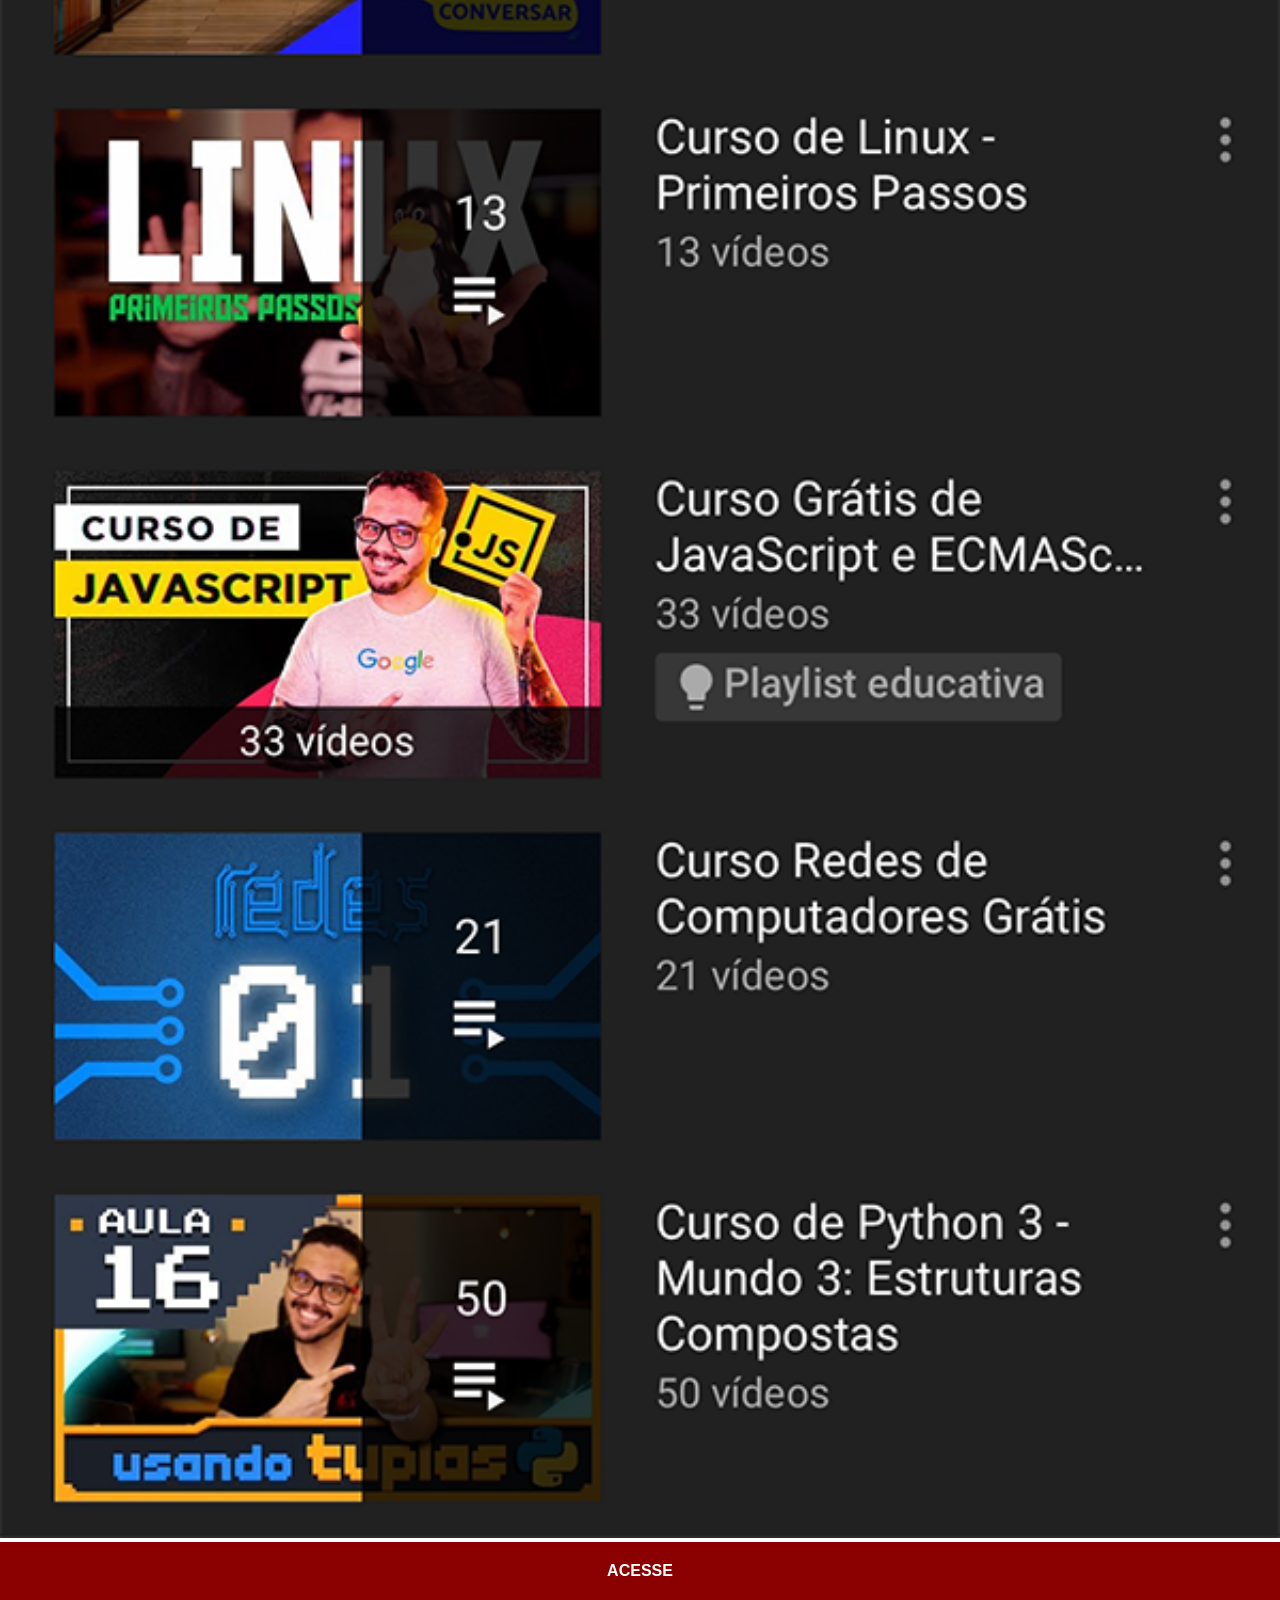
<file: youtube.html>
<!DOCTYPE html>
<html lang="pt-br">
<head>
    <meta charset="UTF-8">
    <meta name="viewport" content="width=device-width, initial-scale=1.0">
    <title>Youtube</title>
    <link rel="stylesheet" href="estilos/social.css">
</head>
<body>
    <img src="imagens/tela-youtube.png" alt="Youtube">
    <a href="https://www.youtube.com/@cursoemvideo/playlists" target="_blank">ACESSE</a>
</body>
</html>
</file>
<file: estilos/style.css>
@charset "UTF-8";

* {
    margin: 0px;
    padding: 0px;
    font-family: Arial, Helvetica, sans-serif;
}

body, html {
    height: 100%;
    width: 100%;
    background-color: black;
}

body {
    background: url('../imagens/fundo-madeira.jpg') no-repeat top center fixed;
    background-size: cover;

}

main {
    position: relative;
    height: 100vh;
}

section#telefone {
    position: absolute;
    top: 50%;
    left: 50%;
    transform: translate(-25%, -50%);

    height: 627px;
    width: 311px;
    
    background: url('../imagens/frame-iphone.png') no-repeat;
}

iframe#tela {
    position: relative;
    top: 80px;
    left: 22px;
    width: 267px;
    height: 471px;
}

section#redes-sociais {
    text-align: right;
}

section#redes-sociais img {
    width: 50px;
    margin: 10px;
    border-radius: 50%;
    box-shadow: 2px 2px 5px rgba(0, 0, 0, 0.400);
    box-sizing: border-box;
}

section#redes-sociais img:hover {
    border: 2px solid rgba(255, 255, 255, 0.637);
    transform: translate(-3px, -3px);
    box-shadow: 5px 5px 10px rgba(0, 0, 0, 0.623);
    transition: transform 0.3s, border 1s;
}
</file>
<file: estilos/social.css>
@charset "UTF-8";

* {
    margin: 0;
    padding: 0;
    font-family: Arial, Helvetica, sans-serif;
}

::-webkit-scrollbar {
    width: 0;
    height: 0;
}

img {
    width: 100vw;
}

a {
    display: block;
    background-color: darkred;
    color: white;
    text-decoration: none;
    text-align: center;
    font-weight: bolder;
    padding: 20px;
}

a:hover {
    background-color: red;
}
</file>
